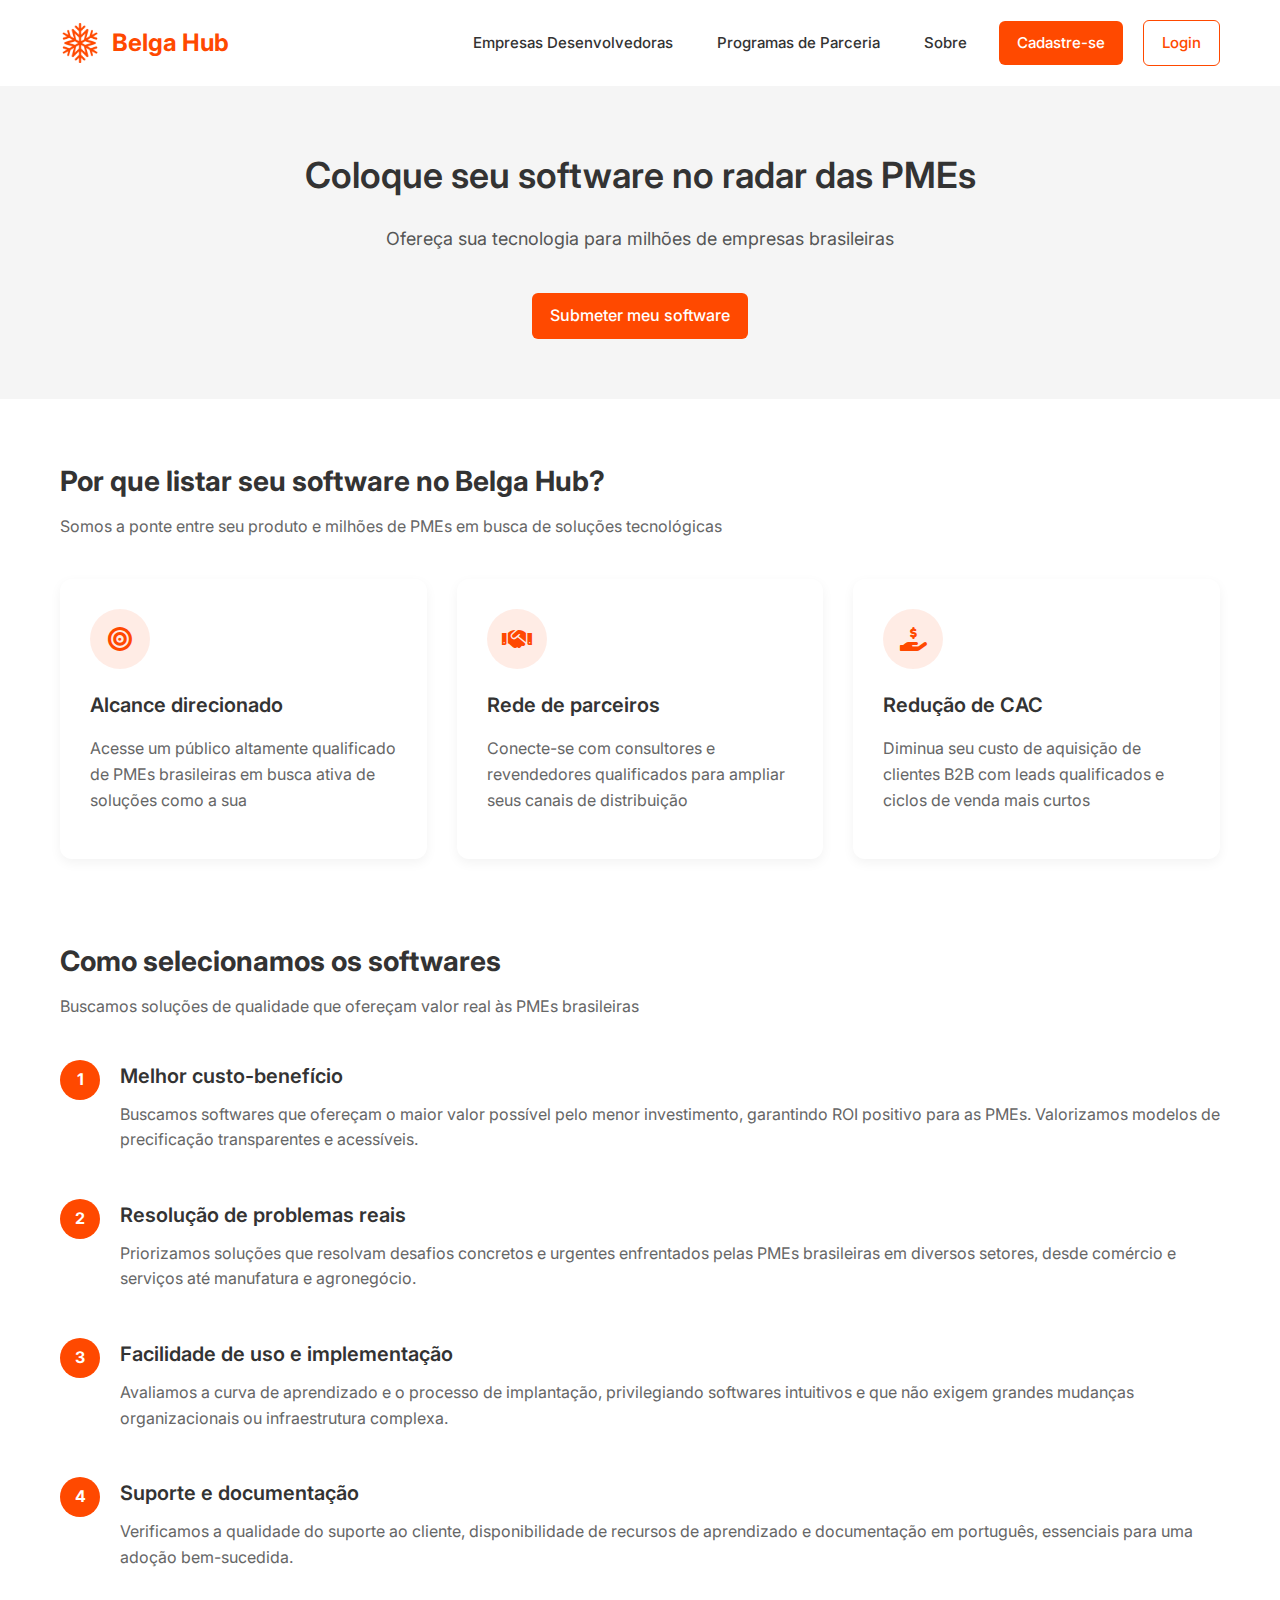
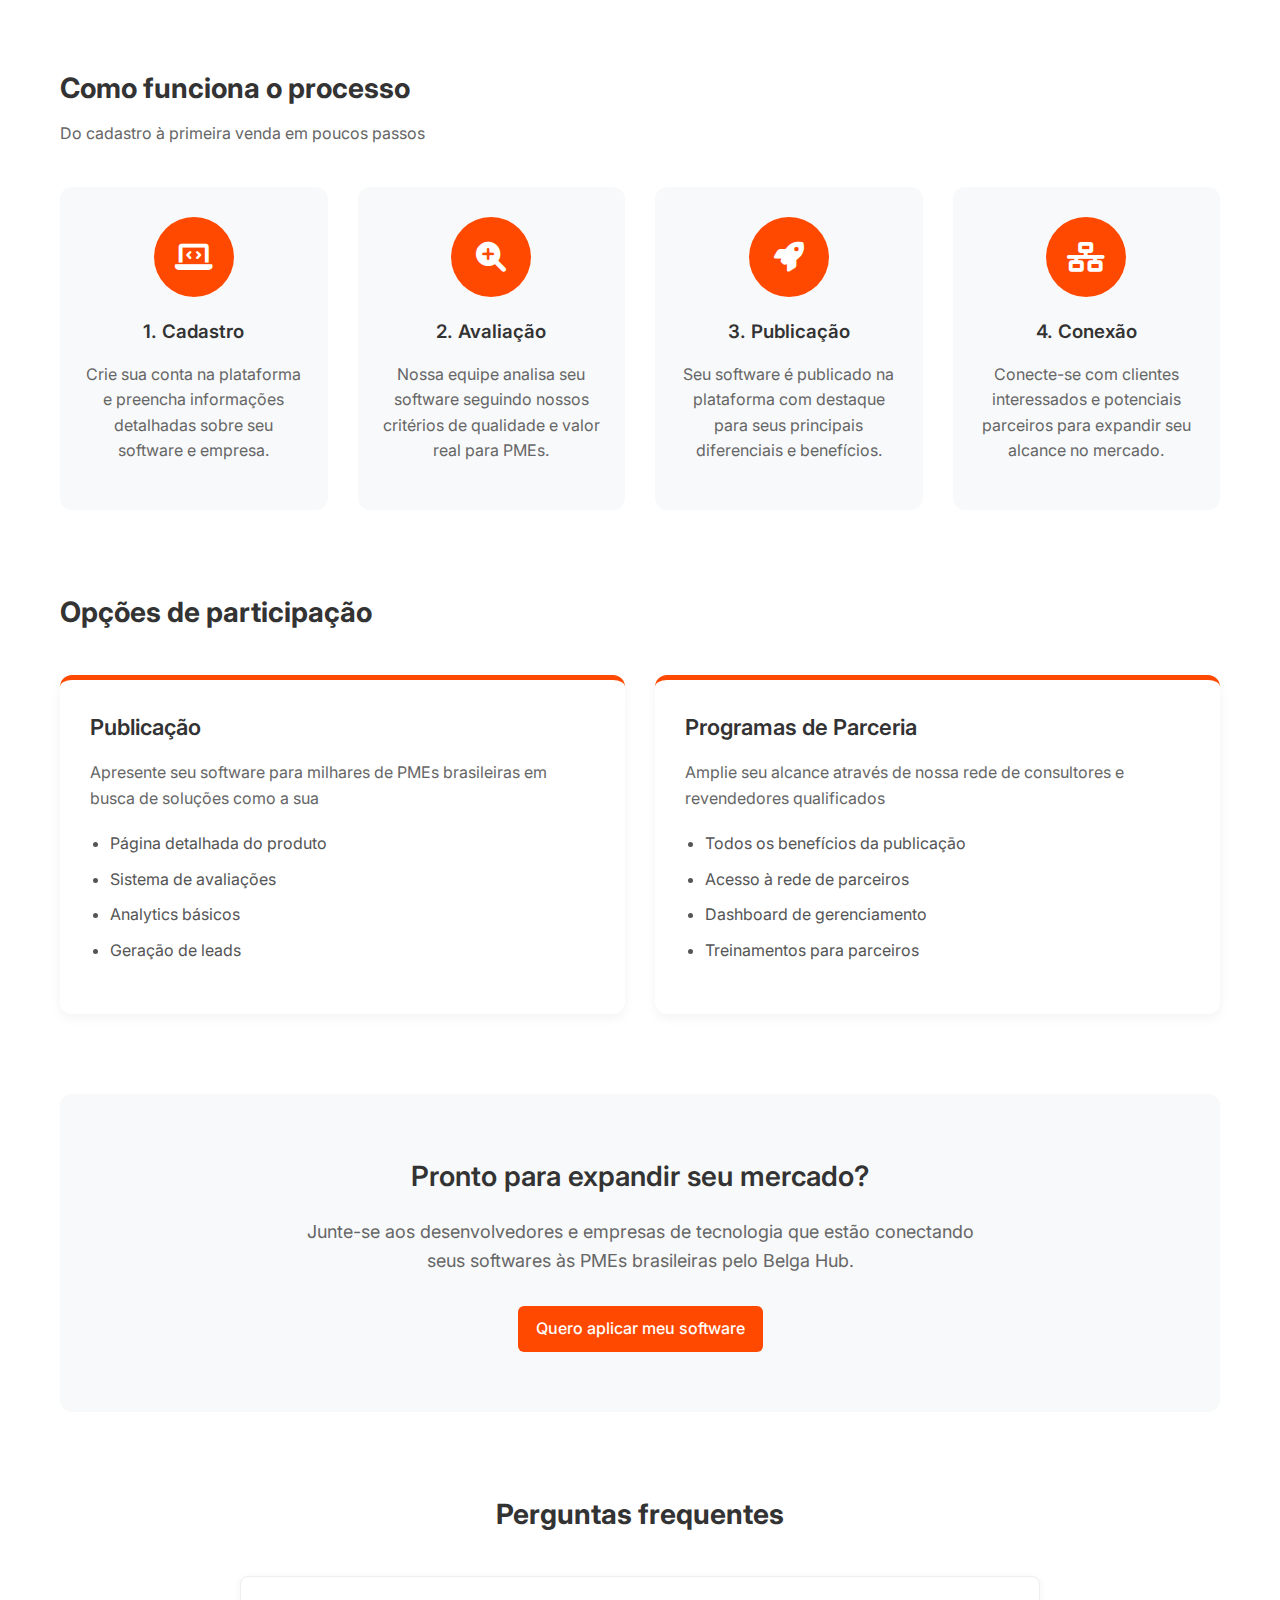
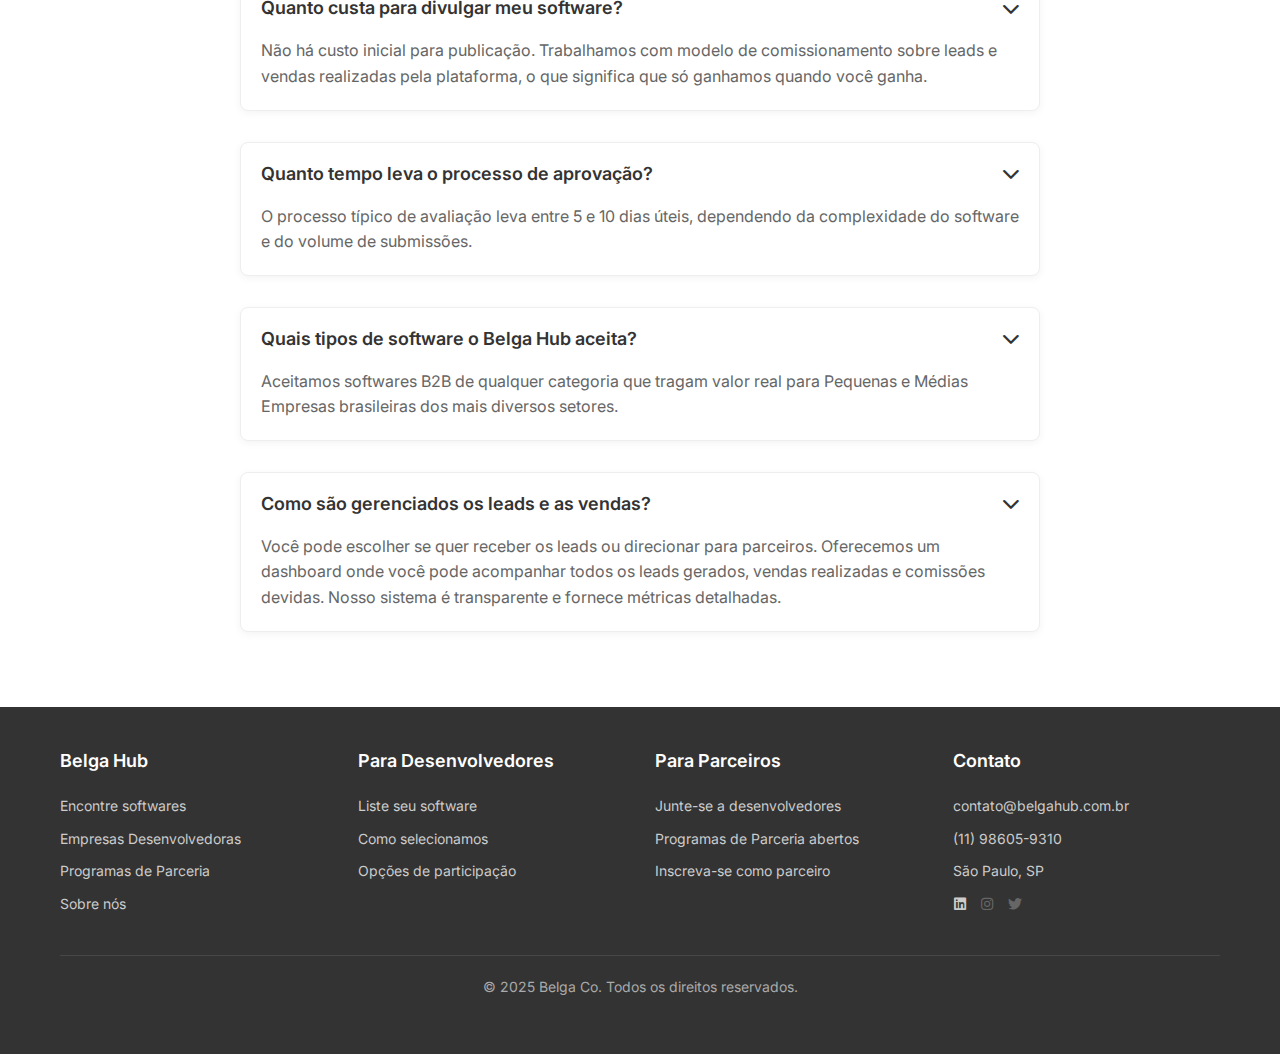
<file: desenvolvedores.html>
<!DOCTYPE html>
<html lang="pt-BR">
<head>
  <meta charset="UTF-8">
  <meta name="viewport" content="width=device-width, initial-scale=1.0">
  <title>Empresas Desenvolvedoras - Belga Hub</title>
  <meta name="description" content="Belga Hub - Expanda seu alcance e aumente suas vendas listando seu software em nossa plataforma focada em PMEs brasileiras.">
  <link rel="stylesheet" href="css/belga.css">
  <link rel="icon" href="images/logo.ico">
  <!-- Font Awesome para ícones -->
  <link rel="stylesheet" href="https://cdnjs.cloudflare.com/ajax/libs/font-awesome/6.0.0/css/all.min.css">
  <!-- Inter Font -->
  <link rel="preconnect" href="https://fonts.googleapis.com">
  <link rel="preconnect" href="https://fonts.gstatic.com" crossorigin>
  <link href="https://fonts.googleapis.com/css2?family=Inter:wght@400;500;600;700&display=swap" rel="stylesheet">
</head>
<body>
  <!-- Header -->
  <header>
    <div class="container header-container">
      <a href="index.html" class="header-brand">
        <img src="images/logo1.png" alt="Belga Hub" class="header-logo">
        <h1>Belga Hub</h1>
      </a>
      <div class="header-links">
        <!-- Nova aba: Para Empresas -->
        <!--<div class="dropdown">
          <a href="conteudos.html" class="dropdown-toggle">Conteúdos</a>
          <div class="dropdown-content">
            <a href="/guias-por-setor">Guias por Setor</a>
            <a href="/como-escolher">Como Escolher</a>
            <a href="/casos-de-sucesso">Casos de Sucesso</a>
            <a href="/comparativos">Comparativos</a>
            <a href="/comparativos">Stacks por ramo</a>
          </div>
        </div>-->  
        <!-- Nova aba: Para Desenvolvedores -->
        <a href="desenvolvedores.html">Empresas Desenvolvedoras</a>
        <a href="parceiros.html">Programas de Parceria</a>
        <a href="sobre.html">Sobre</a>
        <a href="login.html?tab=register" class="cta-button">Cadastre-se</a>
        <a href="login.html" class="cta-button2">Login</a>
      </div>
    </div>
  </header>

  <!-- Hero Section -->
  <section class="hero">
    <div class="container">
      <div class="hero-content">
        <h2>Coloque seu software no radar das PMEs</h2>
        <p>Ofereça sua tecnologia para milhões de empresas brasileiras</p>
        <a href="perfil.html" id="submit-software-btn2" class="cta-button" style="margin-top: 10px; display: inline-block;">Submeter meu software</a>
      </div>
    </div>
  </section>

  <!-- Main Content -->
  <main class="container">
    <!-- Visão Geral Section -->
    <section style="margin-top: 60px;">
      <h2 class="section-title">Por que listar seu software no Belga Hub?</h2>
      <p class="section-subtitle">Somos a ponte entre seu produto e milhões de PMEs em busca de soluções tecnológicas</p>
      
      <div class="benefit-cards" style="display: grid; grid-template-columns: repeat(auto-fit, minmax(300px, 1fr)); gap: 30px; margin-top: 40px;">
        <div class="benefit-card" style="background-color: #fff; border-radius: 12px; padding: 30px; box-shadow: 0 4px 12px rgba(0,0,0,0.05);">
          <div style="margin-bottom: 20px; width: 60px; height: 60px; background-color: rgba(255, 73, 0, 0.1); border-radius: 50%; display: flex; align-items: center; justify-content: center;">
            <i class="fas fa-bullseye" style="color: #ff4900; font-size: 24px;"></i>
          </div>
          <h3 style="font-size: 20px; margin-bottom: 15px;">Alcance direcionado</h3>
          <p style="color: #666;">Acesse um público altamente qualificado de PMEs brasileiras em busca ativa de soluções como a sua</p>
        </div>
        
        <div class="benefit-card" style="background-color: #fff; border-radius: 12px; padding: 30px; box-shadow: 0 4px 12px rgba(0,0,0,0.05);">
          <div style="margin-bottom: 20px; width: 60px; height: 60px; background-color: rgba(255, 73, 0, 0.1); border-radius: 50%; display: flex; align-items: center; justify-content: center;">
            <i class="fas fa-handshake" style="color: #ff4900; font-size: 24px;"></i>
          </div>
          <h3 style="font-size: 20px; margin-bottom: 15px;">Rede de parceiros</h3>
          <p style="color: #666;">Conecte-se com consultores e revendedores qualificados para ampliar seus canais de distribuição</p>
        </div>
        
<div class="benefit-card" style="background-color: #fff; border-radius: 12px; padding: 30px; box-shadow: 0 4px 12px rgba(0,0,0,0.05);">
  <div style="margin-bottom: 20px; width: 60px; height: 60px; background-color: rgba(255, 73, 0, 0.1); border-radius: 50%; display: flex; align-items: center; justify-content: center;">
    <i class="fas fa-hand-holding-usd" style="color: #ff4900; font-size: 24px;"></i>
  </div>
  <h3 style="font-size: 20px; margin-bottom: 15px;">Redução de CAC</h3>
  <p style="color: #666;">Diminua seu custo de aquisição de clientes B2B com leads qualificados e ciclos de venda mais curtos</p>
</div>
    </section>

    <!-- Nossos Critérios Section -->
    <section style="margin-top: 80px;">
      <h2 class="section-title" id ="como-selecionamos">Como selecionamos os softwares</h2>
      <p class="section-subtitle">Buscamos soluções de qualidade que ofereçam valor real às PMEs brasileiras</p>
      
      <div class="criteria-container" style="margin-top: 40px; display: flex; flex-direction: column; gap: 30px;">
        <div class="criteria-item" style="display: flex; align-items: flex-start; gap: 20px;">
          <div style="min-width: 40px; height: 40px; background-color: #ff4900; border-radius: 50%; display: flex; align-items: center; justify-content: center; color: white; font-weight: bold;">1</div>
          <div>
            <h3 style="font-size: 20px; margin-bottom: 10px;">Melhor custo-benefício</h3>
            <p style="color: #666; line-height: 1.6;">Buscamos softwares que ofereçam o maior valor possível pelo menor investimento, garantindo ROI positivo para as PMEs. Valorizamos modelos de precificação transparentes e acessíveis.</p>
          </div>
        </div>
        
        <div class="criteria-item" style="display: flex; align-items: flex-start; gap: 20px;">
          <div style="min-width: 40px; height: 40px; background-color: #ff4900; border-radius: 50%; display: flex; align-items: center; justify-content: center; color: white; font-weight: bold;">2</div>
          <div>
            <h3 style="font-size: 20px; margin-bottom: 10px;">Resolução de problemas reais</h3>
            <p style="color: #666; line-height: 1.6;">Priorizamos soluções que resolvam desafios concretos e urgentes enfrentados pelas PMEs brasileiras em diversos setores, desde comércio e serviços até manufatura e agronegócio.</p>
          </div>
        </div>
        
        <div class="criteria-item" style="display: flex; align-items: flex-start; gap: 20px;">
          <div style="min-width: 40px; height: 40px; background-color: #ff4900; border-radius: 50%; display: flex; align-items: center; justify-content: center; color: white; font-weight: bold;">3</div>
          <div>
            <h3 style="font-size: 20px; margin-bottom: 10px;">Facilidade de uso e implementação</h3>
            <p style="color: #666; line-height: 1.6;">Avaliamos a curva de aprendizado e o processo de implantação, privilegiando softwares intuitivos e que não exigem grandes mudanças organizacionais ou infraestrutura complexa.</p>
          </div>
        </div>
        
        <div class="criteria-item" style="display: flex; align-items: flex-start; gap: 20px;">
          <div style="min-width: 40px; height: 40px; background-color: #ff4900; border-radius: 50%; display: flex; align-items: center; justify-content: center; color: white; font-weight: bold;">4</div>
          <div>
            <h3 style="font-size: 20px; margin-bottom: 10px;">Suporte e documentação</h3>
            <p style="color: #666; line-height: 1.6;">Verificamos a qualidade do suporte ao cliente, disponibilidade de recursos de aprendizado e documentação em português, essenciais para uma adoção bem-sucedida.</p>
          </div>
        </div>
      </div>
    </section>

    <!-- Como funciona Section -->
    <section style="margin-top: 80px;">
      <h2 class="section-title">Como funciona o processo</h2>
      <p class="section-subtitle">Do cadastro à primeira venda em poucos passos</p>
      
      <div class="process-steps" style="display: grid; grid-template-columns: repeat(auto-fit, minmax(250px, 1fr)); gap: 30px; margin-top: 40px;">
        <div class="process-step" style="text-align: center; padding: 30px 20px; background-color: #f8f9fa; border-radius: 12px;">
          <div style="width: 80px; height: 80px; background-color: #ff4900; border-radius: 50%; display: flex; align-items: center; justify-content: center; margin: 0 auto 20px;">
            <i class="fas fa-laptop-code" style="color: white; font-size: 30px;"></i>
          </div>
          <h3 style="margin-bottom: 15px;">1. Cadastro</h3>
          <p style="color: #666;">Crie sua conta na plataforma e preencha informações detalhadas sobre seu software e empresa.</p>
        </div>
        
        <div class="process-step" style="text-align: center; padding: 30px 20px; background-color: #f8f9fa; border-radius: 12px;">
          <div style="width: 80px; height: 80px; background-color: #ff4900; border-radius: 50%; display: flex; align-items: center; justify-content: center; margin: 0 auto 20px;">
            <i class="fas fa-search-plus" style="color: white; font-size: 30px;"></i>
          </div>
          <h3 style="margin-bottom: 15px;">2. Avaliação</h3>
          <p style="color: #666;">Nossa equipe analisa seu software seguindo nossos critérios de qualidade e valor real para PMEs.</p>
        </div>
        
        <div class="process-step" style="text-align: center; padding: 30px 20px; background-color: #f8f9fa; border-radius: 12px;">
          <div style="width: 80px; height: 80px; background-color: #ff4900; border-radius: 50%; display: flex; align-items: center; justify-content: center; margin: 0 auto 20px;">
            <i class="fas fa-rocket" style="color: white; font-size: 30px;"></i>
          </div>
          <h3 style="margin-bottom: 15px;">3. Publicação</h3>
          <p style="color: #666;">Seu software é publicado na plataforma com destaque para seus principais diferenciais e benefícios.</p>
        </div>
        
        <div class="process-step" style="text-align: center; padding: 30px 20px; background-color: #f8f9fa; border-radius: 12px;">
          <div style="width: 80px; height: 80px; background-color: #ff4900; border-radius: 50%; display: flex; align-items: center; justify-content: center; margin: 0 auto 20px;">
            <i class="fas fa-network-wired" style="color: white; font-size: 30px;"></i>
          </div>
          <h3 style="margin-bottom: 15px;">4. Conexão</h3>
          <p style="color: #666;">Conecte-se com clientes interessados e potenciais parceiros para expandir seu alcance no mercado.</p>
        </div>
      </div>
    </section>

    <!-- Programas de Parceria -->
    <section style="margin-top: 80px;">
      <h2 class="section-title" id = "participe">Opções de participação</h2>
      
      <div class="partnership-programs" style="display: grid; grid-template-columns: repeat(auto-fit, minmax(300px, 1fr)); gap: 30px; margin-top: 40px;">
        <div class="program-card" style="background-color: #fff; border-radius: 12px; padding: 30px; box-shadow: 0 4px 12px rgba(0,0,0,0.05); border-top: 5px solid #ff4900;">
          <h3 style="font-size: 22px; margin-bottom: 15px;">Publicação</h3>
          <p style="margin-bottom: 20px; color: #666;">Apresente seu software para milhares de PMEs brasileiras em busca de soluções como a sua</p>
          <ul style="margin-bottom: 20px; padding-left: 20px; color: #555;">
            <li style="margin-bottom: 10px;">Página detalhada do produto</li>
            <li style="margin-bottom: 10px;">Sistema de avaliações</li>
            <li style="margin-bottom: 10px;">Analytics básicos</li>
            <li style="margin-bottom: 10px;">Geração de leads</li>
          </ul>
          <p style="font-weight: 600; color: #ff4900; margin-bottom: 15px;"></p>
        </div>
        
        <div class="program-card" style="background-color: #fff; border-radius: 12px; padding: 30px; box-shadow: 0 4px 12px rgba(0,0,0,0.05); border-top: 5px solid #ff4900;">
          <h3 style="font-size: 22px; margin-bottom: 15px;">Programas de Parceria</h3>
          <p style="margin-bottom: 20px; color: #666;">Amplie seu alcance através de nossa rede de consultores e revendedores qualificados</p>
          <ul style="margin-bottom: 20px; padding-left: 20px; color: #555;">
            <li style="margin-bottom: 10px;">Todos os benefícios da publicação</li>
            <li style="margin-bottom: 10px;">Acesso à rede de parceiros</li>
            <li style="margin-bottom: 10px;">Dashboard de gerenciamento</li>
            <li style="margin-bottom: 10px;">Treinamentos para parceiros</li>
          </ul>
          <p style="font-weight: 600; color: #ff4900; margin-bottom: 15px;"></p>
        </div>
      </div>
    </section>

    <!-- CTA Section -->
    <section style="margin: 80px 0; background-color: #f8f9fa; border-radius: 12px; padding: 60px; text-align: center;">
      <h2 style="font-size: 28px; margin-bottom: 20px; color: #333;">Pronto para expandir seu mercado?</h2>
      <p style="font-size: 18px; margin-bottom: 30px; color: #666; max-width: 700px; margin-left: auto; margin-right: auto;">Junte-se aos desenvolvedores e empresas de tecnologia que estão conectando seus softwares às PMEs brasileiras pelo Belga Hub.</p>
      <div style="display: flex; gap: 20px; justify-content: center; flex-wrap: wrap;">
        <a href="perfil.html" id="submit-software-btn" class="cta-button">Quero aplicar meu software</a>
      </div>
    </section>

    <!-- FAQ Section -->
<section style="margin-top: 70px;">
  <h2 class="section-title" style="text-align: center;">Perguntas frequentes</h2>
  
  <div class="faq-grid" style="margin-top: 40px;">
    <div class="faq-item">
      <button class="faq-question">
        Quanto custa para divulgar meu software?
        <i class="fas fa-chevron-down"></i>
      </button>
      <div class="faq-answer">
        <p>Não há custo inicial para publicação. Trabalhamos com modelo de comissionamento sobre leads e vendas realizadas pela plataforma, o que significa que só ganhamos quando você ganha.</p>
      </div>
    </div>
    
    <div class="faq-item">
      <button class="faq-question">
        Quanto tempo leva o processo de aprovação?
        <i class="fas fa-chevron-down"></i>
      </button>
      <div class="faq-answer">
        <p>O processo típico de avaliação leva entre 5 e 10 dias úteis, dependendo da complexidade do software e do volume de submissões.</p>
      </div>
    </div>
    
    <div class="faq-item">
      <button class="faq-question">
        Quais tipos de software o Belga Hub aceita?
        <i class="fas fa-chevron-down"></i>
      </button>
      <div class="faq-answer">
        <p>Aceitamos softwares B2B de qualquer categoria que tragam valor real para Pequenas e Médias Empresas brasileiras dos mais diversos setores.</p>
      </div>
    </div>
    
    <div class="faq-item">
      <button class="faq-question">
        Como são gerenciados os leads e as vendas?
        <i class="fas fa-chevron-down"></i>
      </button>
      <div class="faq-answer">
        <p>Você pode escolher se quer receber os leads ou direcionar para parceiros. Oferecemos um dashboard onde você pode acompanhar todos os leads gerados, vendas realizadas e comissões devidas. Nosso sistema é transparente e fornece métricas detalhadas.</p>
      </div>
    </div>
  </div>
</section>

    </main>

  <!-- Footer -->
  <footer>
    <div class="container">
      <div class="footer-content">
        <div class="footer-column">
          <h3>Belga Hub</h3>
          <div class="footer-links">
            <a href="index.html">Encontre softwares</a>
            <a href="desenvolvedores.html">Empresas Desenvolvedoras</a>
            <a href="parceiros.html">Programas de Parceria</a>
            <a href="sobre.html">Sobre nós</a>
          </div>
        </div>
        <div class="footer-column">
          <h3>Para Desenvolvedores</h3>
          <div class="footer-links">
            <a href="desenvolvedores.html">Liste seu software</a>
            <a href="desenvolvedores.html#como-selecionamos">Como selecionamos</a>
            <a href="desenvolvedores.html#participe">Opções de participação</a>
          </div>
        </div>
        <div class="footer-column">
          <h3>Para Parceiros</h3>
          <div class="footer-links">
            <a href="parceiros.html">Junte-se a desenvolvedores</a>
            <a href="parceiros.html#partners-title">Programas de Parceria abertos</a>
            <a href="login.html?tab=register">Inscreva-se como parceiro</a>
          </div>
        </div>
        <div class="footer-column">
          <h3>Contato</h3>
          <div class="footer-links">
            <a href="mailto:contato@belgahub.com.br">contato@belgahub.com.br</a>
            <a href="tel:+5511986059310">(11) 98605-9310</a>
            <a href="">São Paulo, SP</a>
            <div style="margin-left: 1.65px; display: flex; gap: 15px;">
              <a href="https://www.linkedin.com/company/belga-hub/"><i class="fab fa-linkedin"></i></a>
              <a href="#"><i class="fab fa-instagram" style="color: #666;"></i></a>
              <a href="#"><i class="fab fa-twitter" style="color: #666;"></i></a>
            </div>
          </div>
        </div>
      </div>
      <div class="footer-bottom">
        <p>&copy; 2025 Belga Co. Todos os direitos reservados.</p>
      </div>
    </div>
  </footer>

  <script src="js/supabase.js"></script>
  <script src="js/belga.js"></script>
</body>
</html>
</file>
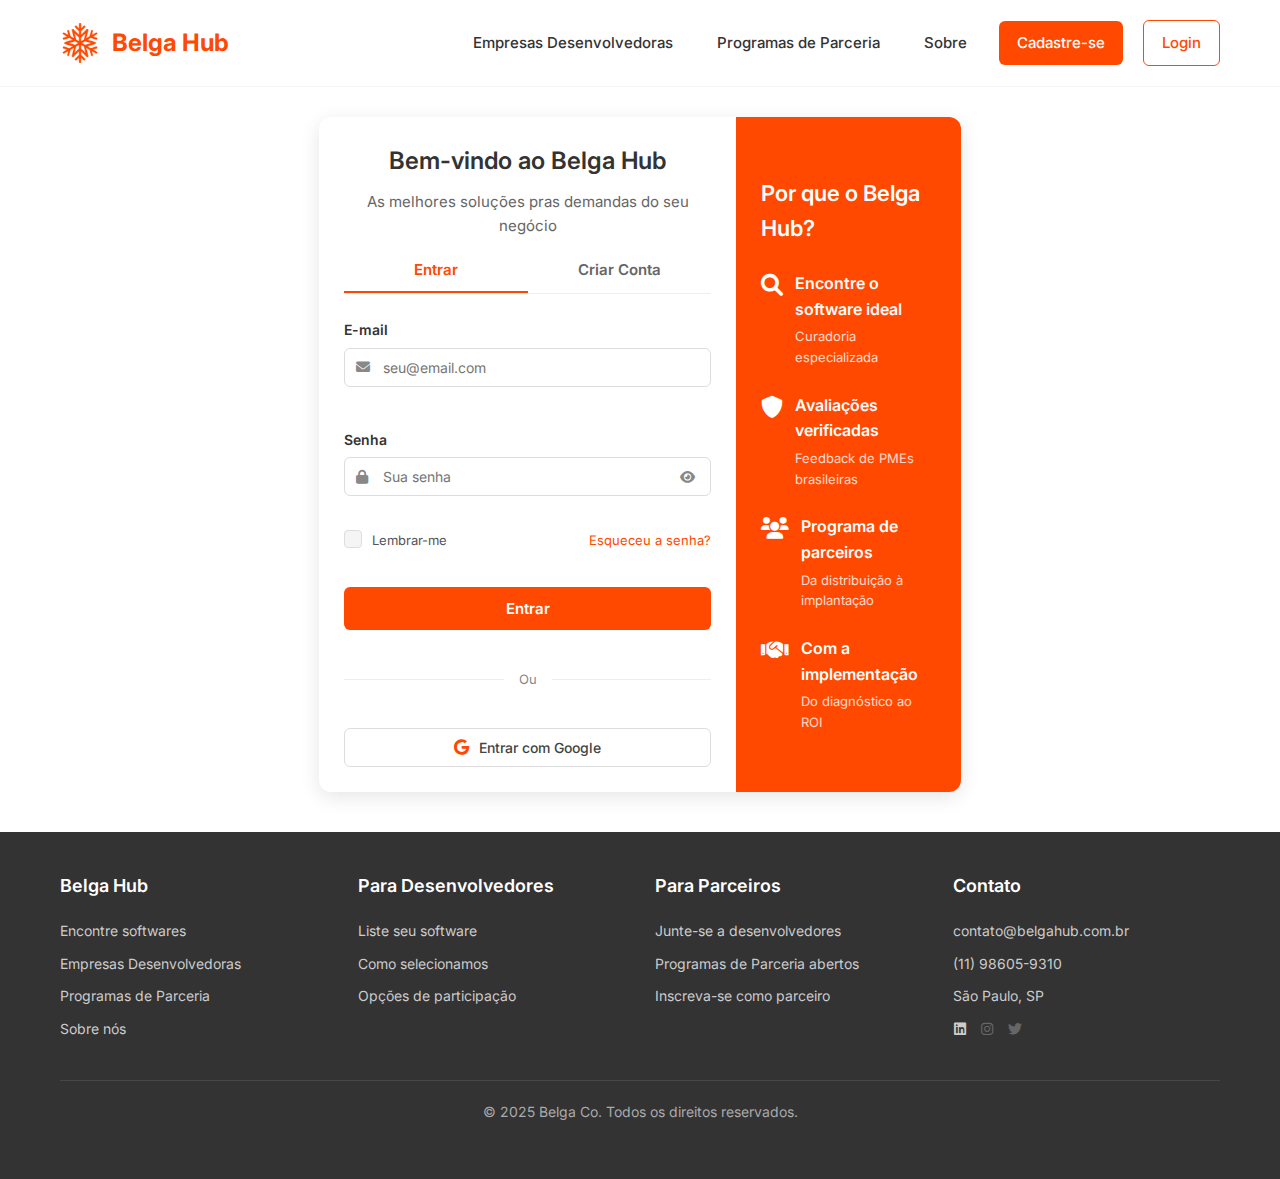
<file: login.html>
<!DOCTYPE html>
<html lang="pt-BR">
<head>
  <meta charset="UTF-8">
  <meta name="viewport" content="width=device-width, initial-scale=1.0">
  <title>Login | Belga Hub</title>
  <link rel="stylesheet" href="css/belga.css">
  <link rel="stylesheet" href="css/auth.css">
  <link rel="icon" href="images/logo.ico">
  <link rel="stylesheet" href="https://cdnjs.cloudflare.com/ajax/libs/font-awesome/6.0.0/css/all.min.css">
  <link href="https://fonts.googleapis.com/css2?family=Inter:wght@400;500;600;700&display=swap" rel="stylesheet">
</head>
<body>
  <!-- Header -->
  <header>
    <div class="container header-container">
      <a href="index.html" class="header-brand">
        <img src="images/logo1.png" alt="Belga Hub" class="header-logo">
        <h1>Belga Hub</h1>
      </a>
      <div class="header-links">
        <!-- Nova aba: Para Empresas -->
        <!--<div class="dropdown">
          <a href="conteudos.html" class="dropdown-toggle">Conteúdos</a>
          <div class="dropdown-content">
            <a href="/guias-por-setor">Guias por Setor</a>
            <a href="/como-escolher">Como Escolher</a>
            <a href="/casos-de-sucesso">Casos de Sucesso</a>
            <a href="/comparativos">Comparativos</a>
            <a href="/comparativos">Stacks por ramo</a>
          </div>
        </div>-->  
        <!-- Nova aba: Para Desenvolvedores -->
        <a href="desenvolvedores.html">Empresas Desenvolvedoras</a>
        <a href="parceiros.html">Programas de Parceria</a>
        <a href="sobre.html">Sobre</a>
        <a href="login.html?tab=register" class="cta-button">Cadastre-se</a>
        <a href="login.html" class="cta-button2">Login</a>
      </div>
    </div>
  </header>

  <!-- Auth Section -->
  <section class="auth-section" style="margin-bottom: -50px;">
    <div class="container">
      <div class="auth-container">
        <div class="auth-box">
          <div class="auth-header">
            <h2>Bem-vindo ao Belga Hub</h2>
            <p>As melhores soluções pras demandas do seu negócio</p>
          </div>
          
          <div class="auth-tabs">
            <button class="auth-tab active" data-tab="login">Entrar</button>
            <button class="auth-tab" id="register" data-tab="register">Criar Conta</button>
          </div>
          
          <!-- Login Form -->
          <form id="login-form" class="auth-form">
            <div class="form-group">
              <label for="login-email">E-mail</label>
              <div class="input-icon-wrapper">
                <i class="fas fa-envelope input-icon"></i>
                <input type="email" id="login-email" placeholder="seu@email.com" required>
              </div>
              <div class="form-error" id="login-email-error"></div>
            </div>
            
            <div class="form-group">
              <label for="login-password">Senha</label>
              <div class="input-icon-wrapper">
                <i class="fas fa-lock input-icon"></i>
                <input type="password" id="login-password" placeholder="Sua senha" required>
                <button type="button" class="password-toggle">
                  <i class="fas fa-eye"></i>
                </button>
              </div>
              <div class="form-error" id="login-password-error"></div>
            </div>
            
            <div class="form-options">
              <label class="checkbox-container">
                <input type="checkbox" id="remember-me">
                <span class="checkmark"></span>
                Lembrar-me
              </label>
              <a href="#" class="forgot-password" id="forgot-password">Esqueceu a senha?</a>
            </div>
            
            <button type="submit" class="auth-button" id="login-button">
              <span class="button-text">Entrar</span>
              <span class="button-loader"><i class="fas fa-spinner fa-spin"></i></span>
            </button>
            
            <div class="auth-separator">
              <span>Ou</span>
            </div>
            
            <div class="social-login">
              <button type="button" class="social-button google">
                <i class="fab fa-google"></i>
                Entrar com Google
              </button>
            </div>
          </form>
          
          <!-- Register Form -->
          <form id="register-form" class="auth-form" style="display: none;">
            <div class="form-group">
              <label for="register-name">Nome completo *</label>
              <div class="input-icon-wrapper">
                <i class="fas fa-user input-icon"></i>
                <input type="text" id="register-name" placeholder="Nome completo" required>
              </div>
              <div class="form-error" id="register-name-error"></div>
            </div>
            
            <div class="form-group">
              <label for="register-email">E-mail profissional *</label>
              <div class="input-icon-wrapper">
                <i class="fas fa-envelope input-icon"></i>
                <input type="email" id="register-email" placeholder="nome@empresa.com.br" required>
              </div>
              <div class="form-error" id="register-email-error"></div>
            </div>
            
            <div class="form-group">
              <label for="register-password">Crie uma senha *</label>
              <div class="input-icon-wrapper">
                <i class="fas fa-lock input-icon"></i>
                <input type="password" id="register-password" placeholder="Mínimo 8 caracteres" required>
                <button type="button" class="password-toggle">
                  <i class="fas fa-eye"></i>
                </button>
              </div>
              <div class="form-error" id="register-password-error"></div>
              <div class="password-strength">
                <div class="strength-meter">
                  <div class="strength-value" style="width: 0%"></div>
                </div>
                <span class="strength-text" style="text-align: right; display: block;">Senha fraca</span>
              </div>
            </div>
            
            <div class="form-group">
              <label for="register-role">Seu perfil *</label>
              <div class="input-icon-wrapper">
                <i class="fas fa-briefcase input-icon"></i>
                <select id="register-role" required>
                  <option value="" selected disabled>Selecione seu perfil</option>
                  <option value="client">Busco tecnologia para minha empresa</option>
                  <option value="developer">Desenvolvo ou vendo software</option>
                  <option value="partner">Sou consultor ou revendedor</option>
                </select>
              </div>
              <div class="form-error" id="register-role-error"></div>
            </div>
            
            <div class="form-group" style="margin-top: -6px">
              <label for="register-company">Empresa</label>
              <div class="input-icon-wrapper">
                <i class="fas fa-building input-icon"></i>
                <input type="text" id="register-company" placeholder="Nome da sua empresa">
              </div>
            </div>
            
            <div class="form-group" style="margin-top: 22px">
              <label for="register-whatsapp">Contato</label>
              <div class="input-icon-wrapper">
                <i class="fab fa-whatsapp input-icon"></i>
                <input type="text" id="register-whatsapp" placeholder="(00) 00000-0000">
              </div>
            </div>
            
            <div class="form-group" style="margin-top: 22px">
  <label class="checkbox-container" id="terms-container">
    <input type="checkbox" id="terms-agree" required oninvalid="this.parentNode.querySelector('.checkmark').style.border = '2px solid #ff4d4d'" onchange="this.checked ? this.parentNode.querySelector('.checkmark').style.border = '1px solid #ddd' : this.parentNode.querySelector('.checkmark').style.border = '2px solid #ff4d4d'">
    <span class="checkmark" style="transition: border-color 0.3s ease;"></span>
    Concordo com os&nbsp<a href="#" class="inline-link">Termos de Uso</a>&nbspe&nbsp<a href="#" class="inline-link">Política de Privacidade</a>
  </label>
  <div class="form-error" id="terms-error"></div>
</div>
            
            <button type="submit" class="auth-button" id="register-button">
              <span class="button-text">Criar minha conta</span>
              <span class="button-loader"><i class="fas fa-spinner fa-spin"></i></span>
            </button>
          </form>
          
          <!-- Password Recovery Form -->
          <form id="recovery-form" class="auth-form" style="display: none;">
            <div class="recovery-header">
              <button type="button" class="back-to-login" style="margin-bottom: 10px;">
                <i class="fas fa-arrow-left"></i>
              </button>
              <h3>Recuperar senha</h3>
            </div>
            
            <p class="recovery-text" style="margin-top: -10px;">Informe seu e-mail e enviaremos um link para redefinição.</p>
            
            <div class="form-group">
              <label for="recovery-email">E-mail</label>
              <div class="input-icon-wrapper">
                <i class="fas fa-envelope input-icon"></i>
                <input type="email" id="recovery-email" placeholder="seu@email.com" required>
              </div>
              <div class="form-error" id="recovery-email-error"></div>
            </div>
            
            <button type="submit" class="auth-button" id="recovery-button">
              <span class="button-text">Enviar link de recuperação</span>
              <span class="button-loader"><i class="fas fa-spinner fa-spin"></i></span>
            </button>
          </form>
          
          <!-- Success Message -->
          <div id="success-message" class="success-message" style="display: none;">
            <div class="success-icon">
              <i class="fas fa-check-circle"></i>
            </div>
            <h3 id="success-title">Cadastro realizado com sucesso!</h3>
            <p id="success-text">Enviamos um email de confirmação para seu endereço.</p>
            <button id="success-button" class="auth-button">Continuar</button>
          </div>
        </div>
        
        <div class="auth-benefits">
          <h3>Por que o Belga Hub?</h3>
          <ul class="benefits-list">
            <li>
              <i class="fas fa-search"></i>
              <div>
                <h4>Encontre o software ideal</h4>
                <p>Curadoria especializada</p>
              </div>
            </li>
            <li>
              <i class="fas fa-shield-alt"></i>
              <div>
                <h4>Avaliações verificadas</h4>
                <p>Feedback de PMEs brasileiras</p>
              </div>
            </li>
            <li>
              <i class="fas fa-users"></i>
              <div>
                <h4>Programa de parceiros</h4>
                <p>Da distribuição à implantação</p>
              </div>
            </li>
            <li>
              <i class="fas fa-handshake"></i>
              <div>
                <h4>Com a implementação</h4>
                <p>Do diagnóstico ao ROI</p>
              </div>
            </li>
          </ul>
        </div>
      </div>
    </div>
  </section>

  <!-- Footer -->
  <footer>
    <div class="container">
      <div class="footer-content">
        <div class="footer-column">
          <h3>Belga Hub</h3>
          <div class="footer-links">
            <a href="index.html">Encontre softwares</a>
            <a href="desenvolvedores.html">Empresas Desenvolvedoras</a>
            <a href="parceiros.html">Programas de Parceria</a>
            <a href="sobre.html">Sobre nós</a>
          </div>
        </div>
        <div class="footer-column">
          <h3>Para Desenvolvedores</h3>
          <div class="footer-links">
            <a href="desenvolvedores.html">Liste seu software</a>
            <a href="desenvolvedores.html#como-selecionamos">Como selecionamos</a>
            <a href="desenvolvedores.html#participe">Opções de participação</a>
          </div>
        </div>
        <div class="footer-column">
          <h3>Para Parceiros</h3>
          <div class="footer-links">
            <a href="parceiros.html">Junte-se a desenvolvedores</a>
            <a href="parceiros.html#partners-title">Programas de Parceria abertos</a>
            <a href="login.html?tab=register">Inscreva-se como parceiro</a>
          </div>
        </div>
        <div class="footer-column">
          <h3>Contato</h3>
          <div class="footer-links">
            <a href="mailto:contato@belgahub.com.br">contato@belgahub.com.br</a>
            <a href="tel:+5511986059310">(11) 98605-9310</a>
            <a href="#">São Paulo, SP</a>
            <div style="margin-left: 1.65px; display: flex; gap: 15px;">
              <a href="https://www.linkedin.com/company/belga-hub/"><i class="fab fa-linkedin"></i></a>
              <a href="#"><i class="fab fa-instagram" style="color: #666;"></i></a>
              <a href="#"><i class="fab fa-twitter" style="color: #666;"></i></a>
            </div>
          </div>
        </div>
      </div>
      <div class="footer-bottom">
        <p>&copy; 2025 Belga Co. Todos os direitos reservados.</p>
      </div>
    </div>
  </footer>

  <script src="js/auth.js"></script>
</body>
</html>
</file>
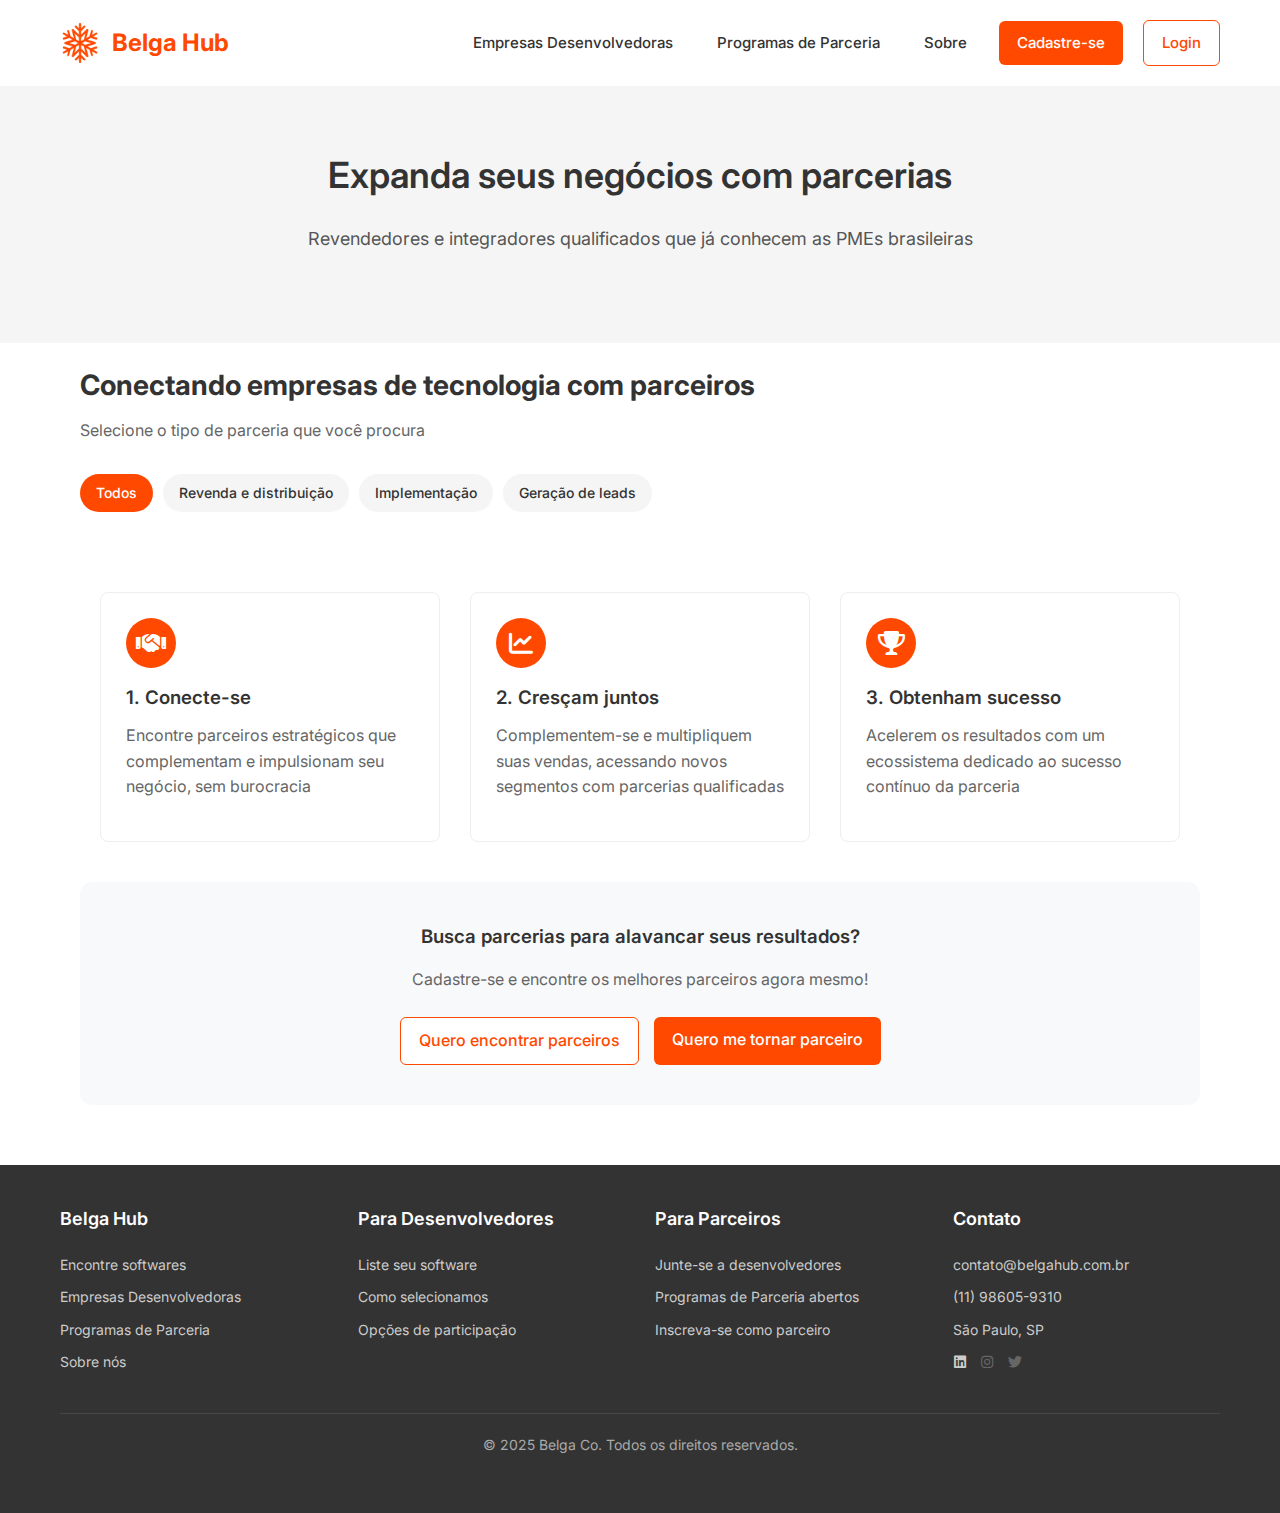
<file: parceiros.html>
<!DOCTYPE html>
<html lang="pt-BR">
<head>
  <meta charset="UTF-8">
  <meta name="viewport" content="width=device-width, initial-scale=1.0">
  <title>Programas de Parceria - Belga Hub</title>
  <meta name="description" content="Belga Hub - Conecte-se com desenvolvedores, revendedores e consultores. Encontre a parceria ideal para expandir seus negócios.">
  <link rel="stylesheet" href="css/belga.css">
  <link rel="icon" href="images/logo.ico">
  <!-- Font Awesome para ícones -->
  <link rel="stylesheet" href="https://cdnjs.cloudflare.com/ajax/libs/font-awesome/6.0.0/css/all.min.css">
  <!-- Inter Font -->
  <link rel="preconnect" href="https://fonts.googleapis.com">
  <link rel="preconnect" href="https://fonts.gstatic.com" crossorigin>
  <link href="https://fonts.googleapis.com/css2?family=Inter:wght@400;500;600;700&display=swap" rel="stylesheet">
</head>
<body>
  <!-- Header -->
  <header>
    <div class="container header-container">
      <a href="index.html" class="header-brand">
        <img src="images/logo1.png" alt="Belga Hub" class="header-logo">
        <h1>Belga Hub</h1>
      </a>
      <div class="header-links">
        <!-- Nova aba: Para Empresas -->
        <!--<div class="dropdown">
          <a href="conteudos.html" class="dropdown-toggle">Conteúdos</a>
          <div class="dropdown-content">
            <a href="/guias-por-setor">Guias por Setor</a>
            <a href="/como-escolher">Como Escolher</a>
            <a href="/casos-de-sucesso">Casos de Sucesso</a>
            <a href="/comparativos">Comparativos</a>
            <a href="/comparativos">Stacks por ramo</a>
          </div>
        </div>-->  
        <!-- Nova aba: Para Desenvolvedores -->
        <a href="desenvolvedores.html">Empresas Desenvolvedoras</a>
        <a href="parceiros.html">Programas de Parceria</a>
        <a href="sobre.html">Sobre</a>
        <a href="login.html?tab=register" class="cta-button">Cadastre-se</a>
        <a href="login.html" class="cta-button2">Login</a>
      </div>
    </div>
  </header>
  <!-- Hero Section for Partnerships -->
  <section class="hero partnerships-hero">
    <div class="container">
      <div class="hero-content">
        <h2>Expanda seus negócios com parcerias</h2>
        <p>Revendedores e integradores qualificados que já conhecem as PMEs brasileiras</p>
      </div>
    </div>
  </section>

  <!-- Partnership Section -->
  <section id="partnership" class="container">
    <div class="container">
      <h2 class="section-title" id="partners-title" style="margin-top: 20px;">
        Conectando empresas de tecnologia com parceiros
      </h2>

      <p class="section-subtitle">Selecione o tipo de parceria que você procura</p>
      
      <!-- Partnership Categories Pills -->
      <div class="categories" id="partnership-categories">
        <span class="category-pill active" data-category="all">Todos</span>
        <span class="category-pill" data-category="revenda">Revenda e distribuição</span>
        <span class="category-pill" data-category="implementacao">Implementação</span>
        <span class="category-pill" data-category="leads">Geração de leads</span>
      </div>

      <div class="partnership-cards">
        <!-- Partnerships will be rendered here by JavaScript -->
      </div>

        <!-- About Partnerships Section -->
  <section class="container" style="margin-top: 60px;">
    <div style="display: grid; grid-template-columns: repeat(auto-fit, minmax(300px, 1fr)); gap: 30px; margin-top: 30px;">
      <div style="padding: 25px; border: 1px solid #eee; border-radius: 8px;">
        <div style="background-color: #ff4900; width: 50px; height: 50px; border-radius: 50%; display: flex; align-items: center; justify-content: center; margin-bottom: 15px;">
          <i class="fas fa-handshake" style="color: white; font-size: 24px;"></i>
        </div>
        <h3 style="margin-bottom: 10px;">1. Conecte-se</h3>
        <p style="color: #666; line-height: 1.6;">Encontre parceiros estratégicos que complementam e impulsionam seu negócio, sem burocracia</p>
      </div>
      <div style="padding: 25px; border: 1px solid #eee; border-radius: 8px;">
        <div style="background-color: #ff4900; width: 50px; height: 50px; border-radius: 50%; display: flex; align-items: center; justify-content: center; margin-bottom: 15px;">
          <i class="fas fa-chart-line" style="color: white; font-size: 24px;"></i>
        </div>
        <h3 style="margin-bottom: 10px;">2. Cresçam juntos</h3>
        <p style="color: #666; line-height: 1.6;">Complementem-se e multipliquem suas vendas, acessando novos segmentos com parcerias qualificadas</p>
      </div>
      <div style="padding: 25px; border: 1px solid #eee; border-radius: 8px;">
        <div style="background-color: #ff4900; width: 50px; height: 50px; border-radius: 50%; display: flex; align-items: center; justify-content: center; margin-bottom: 15px;">
          <i class="fas fa-trophy" style="color: white; font-size: 24px;"></i>
        </div>
        <h3 style="margin-bottom: 10px;">3. Obtenham sucesso</h3>
        <p style="color: #666; line-height: 1.6;">Acelerem os resultados com um ecossistema dedicado ao sucesso contínuo da parceria</p>
      </div>
    </div>
  </section>

      <!-- CTA Section for Partners -->
      <div class="partnership-cta" style="margin-top: 40px; padding: 40px; background-color: #f8f9fa; border-radius: 12px; text-align: center;">
        <h3 style="margin-bottom: 15px; color: #333;">Busca parcerias para alavancar seus resultados?</h3>
        <p style="margin-bottom: 25px; color: #666;">Cadastre-se e encontre os melhores parceiros agora mesmo!</p>
        <div style="display: flex; gap: 15px; justify-content: center; flex-wrap: wrap;">
          <a href="login.html" id="submit-software-btn4" class="cta-button2">Quero encontrar parceiros</a>
          <a href="login.html" id="submit-software-btn5" class="cta-button">Quero me tornar parceiro</a>
        </div>
      </div>
    </div>
  </section>



  <!-- Footer -->
  <footer>
    <div class="container">
      <div class="footer-content">
        <div class="footer-column">
          <h3>Belga Hub</h3>
          <div class="footer-links">
            <a href="index.html">Encontre softwares</a>
            <a href="desenvolvedores.html">Empresas Desenvolvedoras</a>
            <a href="parceiros.html">Programas de Parceria</a>
            <a href="sobre.html">Sobre nós</a>
          </div>
        </div>
        <div class="footer-column">
          <h3>Para Desenvolvedores</h3>
          <div class="footer-links">
            <a href="desenvolvedores.html">Liste seu software</a>
            <a href="desenvolvedores.html#como-selecionamos">Como selecionamos</a>
            <a href="desenvolvedores.html#participe">Opções de participação</a>
          </div>
        </div>
        <div class="footer-column">
          <h3>Para Parceiros</h3>
          <div class="footer-links">
            <a href="parceiros.html">Junte-se a desenvolvedores</a>
            <a href="parceiros.html#partners-title">Programas de Parceria abertos</a>
            <a href="login.html?tab=register">Inscreva-se como parceiro</a>
          </div>
        </div>
        <div class="footer-column">
          <h3>Contato</h3>
          <div class="footer-links">
            <a href="mailto:contato@belgahub.com.br">contato@belgahub.com.br</a>
            <a href="tel:+5511986059310">(11) 98605-9310</a>
            <a href="#">São Paulo, SP</a>
            <div style="margin-left: 1.65px; display: flex; gap: 15px;">
              <a href="https://www.linkedin.com/company/belga-hub/"><i class="fab fa-linkedin"></i></a>
              <a href="#"><i class="fab fa-instagram" style="color: #666;"></i></a>
              <a href="#"><i class="fab fa-twitter" style="color: #666;"></i></a>
            </div>
          </div>
        </div>
      </div>
      <div class="footer-bottom">
        <p>&copy; 2025 Belga Co. Todos os direitos reservados.</p>
      </div>
    </div>
  </footer>

  <!-- Modal for Partnership Contact (optional) -->
  <div class="modal-overlay" id="partnership-contact-modal">
    <div class="modal-container">
      <div class="modal-header">
        <h2 class="modal-title">Quero ser parceiro</h2>
        <button class="modal-close">&times;</button>
      </div>
      <div class="modal-body" id="partnership-contact-content">
        <form id="partnership-contact-form">
          <div class="form-group">
            <label for="contact-name">Seu nome</label>
            <input type="text" id="contact-name" required>
          </div>
          <div class="form-group">
            <label for="contact-email">Seu email</label>
            <input type="email" id="contact-email" required>
          </div>
          <div class="form-group">
            <label for="contact-company">Empresa</label>
            <input type="text" id="contact-company">
          </div>
          <div class="form-group">
            <label for="contact-message">Mensagem</label>
            <textarea id="contact-message" rows="4" placeholder="Descreva brevemente seu interesse na parceria..." required></textarea>
          </div>
        </form>
      </div>
      <div class="modal-footer">
        <button class="modal-button modal-button-secondary modal-close">Cancelar</button>
        <button class="modal-button modal-button-primary" id="send-contact">Enviar mensagem</button>
      </div>
    </div>
  </div>
  
  <script src="js/supabase.js"></script>
  <script src="js/belga.js"></script>
</body>
</html>
</file>
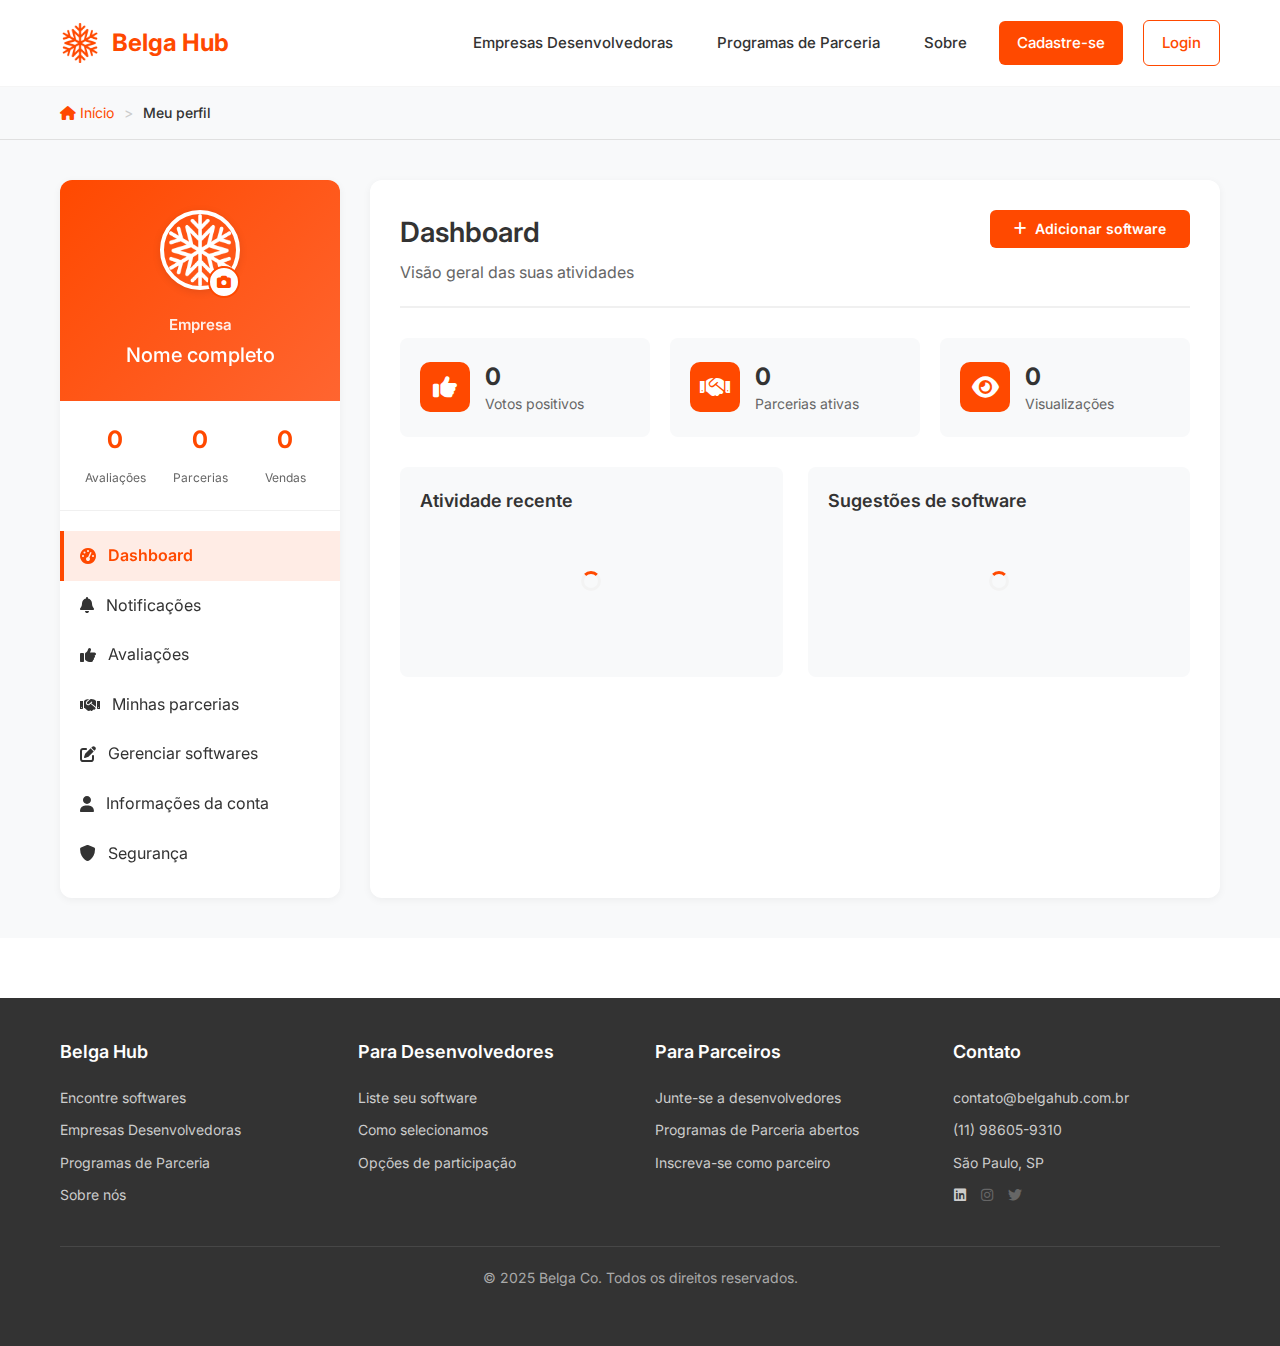
<file: perfil.html>
<!DOCTYPE html>
<html lang="pt-BR">
<head>
  <meta charset="UTF-8">
  <meta name="viewport" content="width=device-width, initial-scale=1.0">
  <title>Meu Perfil - Belga Hub</title>
  <meta name="description" content="Gerencie seu perfil na Belga Hub - Business Early Launch & Growth Accelerator.">
  <link rel="stylesheet" href="css/belga.css">
  <link rel="stylesheet" href="css/perfil.css">
  <link rel="icon" href="images/logo.ico">
  <!-- Font Awesome para ícones -->
  <link rel="stylesheet" href="https://cdnjs.cloudflare.com/ajax/libs/font-awesome/6.0.0/css/all.min.css">
  <!-- Inter Font -->
  <link rel="preconnect" href="https://fonts.googleapis.com">
  <link rel="preconnect" href="https://fonts.gstatic.com" crossorigin>
  <link href="https://fonts.googleapis.com/css2?family=Inter:wght@400;500;600;700&display=swap" rel="stylesheet">
</head>
<body>
  <!-- Header -->
  <header>
    <div class="container header-container">
      <a href="index.html" class="header-brand">
        <img src="images/logo1.png" alt="Belga Hub" class="header-logo">
        <h1>Belga Hub</h1>
      </a>
      <div class="header-links">
        <!-- Nova aba: Para Empresas -->
        <!--<div class="dropdown">
          <a href="conteudos.html" class="dropdown-toggle">Conteúdos</a>
          <div class="dropdown-content">
            <a href="/guias-por-setor">Guias por Setor</a>
            <a href="/como-escolher">Como Escolher</a>
            <a href="/casos-de-sucesso">Casos de Sucesso</a>
            <a href="/comparativos">Comparativos</a>
            <a href="/comparativos">Stacks por ramo</a>
          </div>
        </div>-->  
        <!-- Nova aba: Para Desenvolvedores -->
        <a href="desenvolvedores.html">Empresas Desenvolvedoras</a>
        <a href="parceiros.html">Programas de Parceria</a>
        <a href="sobre.html">Sobre</a>
        <a href="login.html?tab=register" class="cta-button">Cadastre-se</a>
        <a href="login.html" class="cta-button2">Login</a>
      </div>
    </div>
  </header>

  <!-- Profile Breadcrumb -->
  <div class="breadcrumb-section">
    <div class="container">
      <nav class="breadcrumb">
        <a href="index.html"><i class="fas fa-home"></i> Início</a>
        <span class="breadcrumb-separator">></span>
        <span class="current">Meu perfil</span>
      </nav>
    </div>
  </div>

  <!-- Main Profile Content -->
  <main class="profile-main">
    <div class="container">
      <div class="profile-layout">
        <!-- Profile Sidebar -->
        <aside class="profile-sidebar">
          <div class="profile-card">
            <div class="profile-avatar-section">
              <div class="avatar-wrapper">
                <img id="profile-avatar" src="images/default-avatar.png" alt="" class="profile-avatar">
                <button class="avatar-upload-btn" onclick="document.getElementById('avatar-upload').click()">
                  <i class="fas fa-camera"></i>
                </button>
                <input type="file" id="avatar-upload" accept="image/*" style="display: none">
              </div>
              <h2 id="profile-company" class="profile-company">Empresa</h2>
              <p id="profile-name" class="profile-name">Nome completo</p>
            </div>
            
            <div class="profile-stats">
              <div class="stat-item">
                <span class="stat-value" id="votes-count">0</span>
                <span class="stat-label">Avaliações</span>
              </div>
              <div class="stat-item">
                <span class="stat-value" id="partnerships-count">0</span>
                <span class="stat-label">Parcerias</span>
              </div>
              <div class="stat-item">
                <span class="stat-value" id="sales-count">0</span>
                <span class="stat-label">Vendas</span>
              </div>
            </div>

            <div class="profile-links">
              <a href="#" class="profile-link active" data-tab="dashboard">
                <i class="fas fa-tachometer-alt"></i>
                Dashboard
              </a>
                            <a href="#" class="profile-link" data-tab="notifications">
                <i class="fas fa-bell"></i>
                Notificações
                <span class="notification-badge" id="notification-badge" style="display: none;">0</span>
              </a>
              <a href="#" class="profile-link" data-tab="votes">
                <i class="fas fa-thumbs-up"></i>
                Avaliações
              </a>

              <a href="#" class="profile-link" data-tab="partnerships">
                <i class="fas fa-handshake"></i>
                Minhas parcerias
              </a>
              <a href="#" class="profile-link" data-tab="software">
                <i class="fas fa-pen-to-square"></i>
                Gerenciar softwares
              </a>
              <a href="#" class="profile-link" data-tab="info">
                <i class="fas fa-user"></i>
                Informações da conta
              </a>
              <!--<a href="#" class="profile-link" data-tab="preferences">
                <i class="fas fa-cog"></i>
                Preferências
              </a>-->
              <a href="#" class="profile-link" data-tab="security">
                <i class="fas fa-shield-alt"></i>
                Segurança
              </a>
            </div>
          </div>
        </aside>

        <!-- Profile Content -->
        <main class="profile-content">
          <!-- Dashboard Tab -->
          <div class="tab-content active" id="dashboard-tab">
  <div class="tab-header">
    <div>
      <h2>Dashboard</h2>
      <p>Visão geral das suas atividades</p>
    </div>
    <button class="btn-primary" id="create-software-btn">
      <i class="fas fa-plus"></i>
      Adicionar software
    </button>
  </div>

            <div class="dashboard-metrics" id="dashboard-metrics">
              <div class="metric-card">
                <div class="metric-icon">
                  <i class="fas fa-thumbs-up"></i>
                </div>
                <div class="metric-content">
                  <span class="metric-value" id="upvotes-count">0</span>
                  <span class="metric-label">Votos positivos</span>
                  <br><span class="metric-trend positive" id="upvotes-trend"></span>
                </div>
              </div>
              <div class="metric-card">
                <div class="metric-icon">
                  <i class="fas fa-handshake"></i>
                </div>
                <div class="metric-content">
                  <span class="metric-value" id="active-partnerships-count">0</span>
                  <span class="metric-label">Parcerias ativas</span>
                  <br><span class="metric-trend neutral" id="partnerships-trend"></span>
                </div>
              </div>
              <div class="metric-card">
                <div class="metric-icon">
                  <i class="fas fa-eye"></i>
                </div>
                <div class="metric-content">
                  <span class="metric-value" id="profile-views">0</span>
                  <span class="metric-label">Visualizações</span>
                  <br><span class="metric-trend positive" id="views-trend"></span>
                </div>
              </div>
            </div>

            <div class="dashboard-sections">
              <div class="section-card">
                <h3>Atividade recente</h3>
                <div class="activity-list" id="activity-list">
  <div class="loading-state">
    <div class="loading-spinner"></div>
    <p></p>
  </div>
</div>
              </div>
              <div class="section-card">
                <h3>Sugestões de software</h3>
                <div class="recommended-list" id="recommended-list">
  <div class="loading-state">
    <div class="loading-spinner"></div>
    <p></p>
  </div>
                </div>
              </div>
            </div>
          </div>

          <!-- Personal Info Tab -->
          <div class="tab-content" id="info-tab">
            <div class="tab-header">
              <div>
                <h2>Informações pessoais</h2>
                <p>Gerencie seus dados pessoais e de contato</p>
              </div>
            </div>

            <form class="profile-form" id="profile-info-form">
              <div class="form-section">
                <h3>Dados pessoais</h3>
                <div class="form-grid">
                  <div class="form-group">
                    <label for="full-name">Nome completo *</label>
                    <input type="text" id="full-name" name="full_name" required>
                  </div>
                  <div class="form-group">
                    <label for="phone">Telefone/WhatsApp</label>
                    <input type="tel" id="phone" name="whatsapp">
                  </div>
                  <div class="form-group">
                    <label for="birth-date">Data de nascimento</label>
                    <input type="date" id="birth-date" name="birth_date">
                  </div>
                </div>
              </div>

              <div class="form-section">
                <h3>Informações profissionais</h3>
                <div class="form-grid">
                  <div class="form-group">
                    <label for="role">Perfil</label>
                    <select id="role" name="role" disabled>
                      <option value="client">Empresa</option>
                      <option value="developer">Desenvolvedor de Software</option>
                      <option value="partner">Parceiro</option>
                    </select>
                  </div>
                  <div class="form-group">
                    <label for="company">Empresa</label>
                    <input type="text" id="company" name="company_name">
                  </div>
                  <div class="form-group">
                    <label for="position">Cargo</label>
                    <input type="text" id="position" name="position">
                  </div>
                  <div class="form-group">
                    <label for="industry">Setor</label>
                    <select id="industry" name="industry">
                      <option value="">Selecione o setor</option>
                      <option value="technology">Tecnologia</option>
                      <option value="commerce">Comércio</option>
                      <option value="services">Serviços</option>
                      <option value="industry">Indústria</option>
                      <option value="consultancy">Consultoria</option>
                      <option value="other">Outro</option>
                    </select>
                  </div>
                  <div class="form-group">
                    <label for="linkedin">LinkedIn</label>
                    <input type="text" id="linkedin" name="linkedin">
                  </div>
                </div>
              </div>

              <div class="form-section">
                <h3>Endereço</h3>
                <div class="form-grid">
                  <div class="form-group">
                    <label for="cep">CEP</label>
                    <input type="text" id="cep" name="cep" maxlength="9">
                  </div>
                  <div class="form-group">
                    <label for="city">Cidade</label>
                    <input type="text" id="city" name="city">
                  </div>
                  <div class="form-group">
                    <label for="state">Estado</label>
                    <input type="text" id="state" name="state">
                  </div>
                  <!--<div class="form-group">
                    <label for="country">País</label>
                    <input type="text" id="country" name="country" value="Brasil" readonly>
                  </div>-->
                </div>
              </div>

              <div class="form-section">
                <h3>Sobre você</h3>
                <div class="form-group">
                  <label for="bio">Biografia</label>
                  <textarea id="bio" name="bio" rows="4" placeholder="Conte um pouco sobre você e sua empresa..." maxlength="500"></textarea>
                  <small class="form-help">Máximo 500 caracteres</small>
                </div>
              </div>

              <div class="form-actions">
                <button type="button" class="btn-secondary" onclick="window.profileInstance.loadUserProfile()">Cancelar</button>
                <button type="submit" class="btn-primary">Salvar Alterações</button>
              </div>
            </form>
          </div>

          <!-- Votes Tab -->
          <div class="tab-content" id="votes-tab">
            <div class="tab-header">
              <div>
                <h2>Avaliações</h2>
                <p>Softwares avaliados</p>

                </div>
            </div>

            <div class="votes-filters">
              <button class="filter-btn active" data-filter="all">Todas</button>
<button class="filter-btn" data-filter="upvote"><i class="fa fa-thumbs-up"></i> Positivas</button>
<button class="filter-btn" data-filter="downvote"><i class="fa fa-thumbs-down"></i> Negativas</button>
            </div>

            <div class="votes-list" id="votes-list">
              <div style="text-align: center; padding: 40px;">
                <i class="fas fa-spinner fa-pulse" style="font-size: 24px; color: #ccc;"></i>
                <p style="margin-top: 10px; color: #666;">Carregando seus votos...</p>
              </div>
            </div>
          </div>

          <!-- Partnerships Tab -->
          <div class="tab-content" id="partnerships-tab">
            <div class="tab-header">
              <div>
                <h2>Minhas parcerias</h2>
                <p>Gerencie suas oportunidades de parceria</p>
              </div>
              <button class="btn-primary" id="create-partnership-btn">
                <i class="fas fa-plus"></i>
                Nova parceria
              </button>
            </div>

            <div class="partnerships-grid" id="partnerships-grid">
              <div style="text-align: center; padding: 40px; grid-column: 1 / -1;">
                <i class="fas fa-spinner fa-pulse" style="font-size: 24px; color: #ccc;"></i>
                <p style="margin-top: 10px; color: #666;">Carregando suas parcerias...</p>
              </div>
            </div>
          </div>

          <!-- Softwares Tab -->
<div class="tab-content" id="software-tab">
  <div class="tab-header">
    <div>
      <h2>Meus softwares</h2>
      <p>Gerencie seus softwares na plataforma</p>
    </div>
    <button class="btn-primary" id="create-software-btn">
      <i class="fas fa-plus"></i>
      Adicionar software
    </button>
  </div>

  <!-- Filtros rápidos -->
  <div class="quick-filters">
    <button class="filter-btn active" data-filter="all">Todos</button>
    <button class="filter-btn" data-filter="active">Ativos</button>
    <button class="filter-btn" data-filter="pending">Em análise</button>
    <button class="filter-btn" data-filter="inactive">Inativos</button>
  </div>

  <!-- Grid de softwares -->
  <div class="softwares-grid" id="softwares-grid">
    <div style="text-align: center; padding: 40px; grid-column: 1 / -1;">
      <i class="fas fa-spinner fa-pulse" style="font-size: 24px; color: #ccc;"></i>
      <p style="margin-top: 10px; color: #666;">Carregando seus softwares...</p>
    </div>
  </div>

  <!-- Estado vazio -->
  <div class="empty-state" id="empty-software-state" style="display: none;">
    <div style="text-align: center; padding: 60px 20px;">
      <i class="fas fa-laptop-code" style="font-size: 48px; color: #ddd; margin-bottom: 20px;"></i>
      <h3>Você ainda não tem softwares cadastrados</h3>
      <p style="color: #666; margin-bottom: 30px;">Adicione seu primeiro software à plataforma para começar a receber leads qualificados.</p>
      <button class="btn-primary" id="empty-add-software-btn">
        <i class="fas fa-plus"></i>
        Adicionar meu primeiro software
      </button>
    </div>
  </div>
</div>

          <!-- Notifications Tab -->
          <div class="tab-content" id="notifications-tab">
            <div class="tab-header">
              <div>
                <h2>Notificações</h2>
                <p>Mantenha-se atualizado sobre suas atividades</p>
              </div>
              <button class="btn-secondary" id="mark-all-read">Marcar todas como lidas</button>
            </div>

            <div class="notifications-list" id="notifications-list">
              <div style="text-align: center; padding: 40px;">
                <i class="fas fa-spinner fa-pulse" style="font-size: 24px; color: #ccc;"></i>
                <p style="margin-top: 10px; color: #666;">Carregando notificações...</p>
              </div>
            </div>
          </div>

          <!-- Preferences Tab -->
          <!--
          <div class="tab-content" id="preferences-tab">
            <div class="tab-header">
              <div>
                <h2>Preferências</h2>
                <p>Personalize sua experiência no Belga Hub</p>
              </div>
            </div>
            

            <form class="preferences-form" id="preferences-form">
              <div class="form-section">
                <h3>Notificações por e-mail</h3>
                <div class="checkbox-group">
                  <label class="checkbox-label">
                    <input type="checkbox" name="email_votes" checked>
                    Novos votos em softwares que eu avaliei
                  </label>
                  <label class="checkbox-label">
                    <input type="checkbox" name="email_partnerships" checked>
                    Novas mensagens sobre parcerias
                  </label>
                  <label class="checkbox-label">
                    <input type="checkbox" name="email_recommendations">
                    Recomendações de software
                  </label>
                  <label class="checkbox-label">
                    <input type="checkbox" name="email_news">
                    Novidades e atualizações da plataforma
                  </label>
                </div>
              </div>
              

              <div class="form-section">
                <h3>Privacidade</h3>
                <div class="checkbox-group">
                  <label class="checkbox-label">
                    <input type="checkbox" name="public_profile" checked>
                    Deixar meu perfil público
                  </label>
                  <label class="checkbox-label">
                    <input type="checkbox" name="show_votes">
                    Mostrar meus votos publicamente
                  </label>
                  <label class="checkbox-label">
                    <input type="checkbox" name="show_partnerships" checked>
                    Mostrar minhas parcerias publicamente
                  </label>
                </div>
              </div>

              <div class="form-section">
                <h3>Interface</h3>
                <div class="form-grid">
                  <div class="form-group">
                    <label for="language">Idioma</label>
                    <select id="language" name="language">
                      <option value="pt-BR">Português (Brasil)</option>
                      <option value="en-US">English (US)</option>
                      <option value="es-ES">Español</option>
                    </select>
                  </div>
                  <div class="form-group">
                    <label for="timezone">Fuso Horário</label>
                    <select id="timezone" name="timezone">
                      <option value="America/Sao_Paulo">Brasília (GMT-3)</option>
                      <option value="America/New_York">Nova York (GMT-5)</option>
                      <option value="Europe/London">Londres (GMT+0)</option>
                    </select>
                  </div>
                </div>
              </div>

              <div class="form-actions">
                <button type="button" class="btn-secondary">Cancelar</button>
                <button type="submit" class="btn-primary">Salvar Preferências</button>
              </div>
            </form>
          </div>
          -->

          <!-- Security Tab -->
          <div class="tab-content" id="security-tab">
            <div class="tab-header">
              <div>
                <h2>Segurança</h2>
                <p>Mantenha sua conta protegida</p>
              </div>
            </div>

            <div class="security-sections">
              <div class="security-section">
                <h3>Alterar senha</h3>
                <form class="password-form" id="password-form">
                  <div class="form-group">
                    <label for="current-password">Senha atual *</label>
                    <input type="password" id="current-password" name="currentPassword" required>
                  </div>
                  <div class="form-group">
                    <label for="new-password">Nova senha *</label>
                    <input type="password" id="new-password" name="newPassword" required>
                    <div class="password-strength" id="password-strength"></div>
                  </div>
                  <div class="form-group">
                    <label for="confirm-password">Confirmar nova senha *</label>
                    <input type="password" id="confirm-password" name="confirmPassword" required>
                  </div>
                  <button
  type="submit"
  class="btn-primary"
  style="margin-top: 10px;"
>
  Alterar senha
</button>

                </form>
              </div>

              <div class="security-section">
                <h3>Autenticação de dois fatores</h3>
                <div class="two-factor-section">
                  <div class="two-factor-status">
                    <i class="fas fa-shield-alt"></i>
                    <div>
                      <p><strong>Status:</strong> <span class="status-disabled">Desabilitada</span></p>
                      <p>Adicione uma camada extra de segurança à sua conta</p>
                    </div>
                  </div>
                  <button class="btn-primary" id="enable-2fa">Habilitar 2FA</button>
                </div>
              </div>

              <div class="security-section">
                <h3>Sessões ativas</h3>
                <div class="sessions-list" id="sessions-list">
                  <div class="session-item">
                    <div class="session-info">
                      <i class="fas fa-laptop"></i>
                      <div>
                        <p><strong>Navegador atual</strong></p>
                        <p id="current-session-info">Carregando...</p>
                      </div>
                    </div>
                    <span class="session-current">Sessão atual</span>
                  </div>
                </div>
              </div>

              <div class="security-section danger-zone">
                <h3>Zona de perigo</h3>
                <div class="danger-actions">
                  <div class="danger-action">
                    <div>
                      <p><strong>Desativar Conta</strong></p>
                      <p>Sua conta será temporariamente desativada</p>
                    </div>
                    <button class="btn-danger-outline" onclick="window.profileInstance.deactivateAccount()">Desativar</button>
                  </div>
                  <div class="danger-action">
                    <div>
                      <p><strong>Excluir conta</strong></p>
                      <p>Esta ação não pode ser desfeita</p>
                    </div>
                    <button class="btn-danger" onclick="window.profileInstance.deleteAccount()">Excluir</button>
                  </div>
                </div>
              </div>
            </div>
          </div>
        </main>
      </div>
    </div>
  </main>

  <!-- Footer -->
  <footer>
    <div class="container">
      <div class="footer-content">
        <div class="footer-column">
          <h3>Belga Hub</h3>
          <div class="footer-links">
            <a href="index.html">Encontre softwares</a>
            <a href="desenvolvedores.html">Empresas Desenvolvedoras</a>
            <a href="parceiros.html">Programas de Parceria</a>
            <a href="sobre.html">Sobre nós</a>
          </div>
        </div>
        <div class="footer-column">
          <h3>Para Desenvolvedores</h3>
          <div class="footer-links">
            <a href="desenvolvedores.html">Liste seu software</a>
            <a href="desenvolvedores.html#como-selecionamos">Como selecionamos</a>
            <a href="desenvolvedores.html#participe">Opções de participação</a>
          </div>
        </div>
        <div class="footer-column">
          <h3>Para Parceiros</h3>
          <div class="footer-links">
            <a href="parceiros.html">Junte-se a desenvolvedores</a>
            <a href="parceiros.html#partners-title">Programas de Parceria abertos</a>
            <a href="login.html?tab=register">Inscreva-se como parceiro</a>
          </div>
        </div>
        <div class="footer-column">
          <h3>Contato</h3>
          <div class="footer-links">
            <a href="mailto:contato@belgahub.com.br">contato@belgahub.com.br</a>
            <a href="tel:+5511986059310">(11) 98605-9310</a>
            <a href="#">São Paulo, SP</a>
            <div style="margin-left: 1.65px; display: flex; gap: 15px;">
              <a href="https://www.linkedin.com/company/belga-hub/"><i class="fab fa-linkedin"></i></a>
              <a href="#"><i class="fab fa-instagram" style="color: #666;"></i></a>
              <a href="#"><i class="fab fa-twitter" style="color: #666;"></i></a>
            </div>
          </div>
        </div>
      </div>
      <div class="footer-bottom">
        <p>&copy; 2025 Belga Co. Todos os direitos reservados.</p>
      </div>
    </div>
  </footer>

  <!-- Modals -->
  <div class="modal-overlay" id="create-partnership-modal">
    <div class="modal-container">
      <div class="modal-header">
        <h3>Nova parceria</h3>
        <button class="modal-close">&times;</button>
      </div>
      <form class="modal-form" id="create-partnership-form">
        <div class="form-group">
          <label for="partnership-type">Tipo de parceria *</label>
          <select id="partnership-type" name="type" required>
            <option value="">Selecione</option>
            <option value="lead_generation">Geração de Leads</option>
            <option value="implementation">Implementação</option>
            <option value="resell">Revenda</option>
          </select>
        </div>
        <div class="form-group">
          <label for="partnership-name">Título *</label>
          <input type="text" id="partnership-name" name="name" required>
        </div>
        <div class="form-group">
          <label for="partnership-description">Descrição *</label>
          <textarea id="partnership-description" name="description" required rows="2"></textarea>
        </div>
        <div class="form-group">
          <label for="partnership-commission">Comissão por resultado *</label>
          <input type="number" id="partnership-commission" name="commission_rate" required min="1" max="100">
        </div>
        <div class="form-group">
  <label for="partnership-whatsapp">WhatsApp</label>
  <input
    type="tel"
    id="partnership-whatsapp"
    name="whatsapp"
    placeholder="11987654321"
    inputmode="numeric"
    pattern="[0-9]{10,11}"
    title="Apenas números"
  >
</div>

        <!--<div class="form-group">
          <label for="partnership-location">Localização</label>
          <input type="text" id="partnership-location" name="location">
        </div>-->
        <div class="form-group">
          <label for="partnership-training">Oferece treinamento dedicado?</label>
          <select id="partnership-training" name="training_provided">
            <option value="false">Não</option>
            <option value="true">Sim</option>
          </select>
        </div>
        <div class="form-group">
          <label for="partnership-support">Oferece suporte para parceiros?</label>
          <select id="partnership-support" name="support_provided">
            <option value="false">Não</option>
            <option value="true">Sim</option>
          </select>
        </div>
        <div class="modal-actions">
          <button type="button" class="btn-secondary modal-close2">Cancelar</button>
          <button type="submit" class="btn-primary">Criar Parceria</button>
        </div>
      </form>
    </div>
  </div>

  <!-- Edit Partnership Modal -->
  <div class="modal-overlay" id="edit-partnership-modal">
    <div class="modal-container">
      <div class="modal-header">
        <h3>Editar Parceria</h3>
        <button class="modal-close">&times;</button>
      </div>
      <form class="modal-form" id="edit-partnership-form">
        <input type="hidden" id="edit-partnership-id" name="id">
        <div class="form-group">
          <label for="edit-partnership-type">Tipo de parceria</label>
          <select id="edit-partnership-type" name="type" required>
            <option value="">Selecione</option>
            <option value="resell">Revenda</option>
            <option value="implementation">Implementação</option>
            <option value="lead_generation">Geração de Leads</option>
          </select>
        </div>
        <div class="form-group">
          <label for="edit-partnership-name">Título</label>
          <input type="text" id="edit-partnership-name" name="name" required>
        </div>
        <div class="form-group">
          <label for="edit-partnership-description">Descrição</label>
          <textarea id="edit-partnership-description" name="description" required rows="4"></textarea>
        </div>
        <!--<div class="form-group">
          <label for="edit-partnership-location">Localização</label>
          <input type="text" id="edit-partnership-location" name="location">
        </div>-->
        <div class="form-group">
          <label for="edit-partnership-commission">Comissão por resultado</label>
          <input type="number" id="edit-partnership-commission" name="commission_rate" min="0" max="100">
        </div>
        <div class="form-group">
          <label for="edit-partnership-training">Oferece treinamento dedicado?</label>
          <select id="edit-partnership-training" name="training_provided">
            <option value="false">Não</option>
            <option value="true">Sim</option>
          </select>
        </div>
        <div class="form-group">
          <label for="edit-partnership-support">Oferece suporte para parceiros?</label>
          <select id="edit-partnership-support" name="support_provided">
            <option value="false">Não</option>
            <option value="true">Sim</option>
          </select>
        </div>
        <div class="modal-actions">
          <button type="button" class="btn-secondary modal-close">Cancelar</button>
          <button type="submit" class="btn-primary">Salvar Alterações</button>
        </div>
      </form>
    </div>
  </div>

  <!-- Modal de Criação de Software -->
<div class="modal-overlay" id="create-software-modal">
  <div class="modal-container">
    <div class="modal-header">
      <h3>Adicionar novo software</h3>
      <button class="modal-close">&times;</button>
    </div>
    <form class="modal-form" id="create-software-form">
      <div class="form-group">
        <label for="software-name">Nome do Software *</label>
        <input type="text" id="software-name" name="name" required>
      </div>
      
      <!--<div class="form-group">
        <label for="software-company">Empresa desenvolvedora *</label>
        <input type="text" id="software-company" name="company" required>
      </div>-->
      
      <div class="form-group">
        <label for="software-description">Descrição curta *</label>
        <input type="text" id="software-description" name="description" required rows="2" maxlength="99" 
                 placeholder="Resumo de até 100 caracteres">
      </div>
      
      <div class="form-group">
        <label for="software-detailed-description">Descrição detalhada</label>
        <textarea id="software-detailed-description" name="detailed_description" rows="4"></textarea>
      </div>
      
      <div class="form-grid">
        <div class="form-group">
          <label for="software-category">Categoria principal *</label>
          <select id="software-category" name="main_category" required>
            <option value="">Selecione</option>
            <option value="atendimento">Atendimento</option>
            <option value="crm">CRM</option>
            <option value="ecommerce">E-commerce</option>
            <option value="financeiro">ERP e Financeiro</option>
            <option value="marketing">Marketing</option>
            <option value="produtividade">Produtividade</option>
            <option value="rh">Recursos Humanos</option>           
            <option value="projeto">Gestão de Projetos</option>
            <option value="vendas">Vendas</option>

            
          </select>
        </div>
        
        <div class="form-group">
          <label for="software-price">Preço *</label>
          <input type="text" id="software-price" name="pricing" required placeholder="A partir de R$ 9,90/mês">
        </div>
      </div>
      
      <div class="form-grid">
        <div class="form-group">
          <label>Tamanho das empresas cliente</label>
          <div style="display: flex; flex-wrap: wrap; gap: 10px; margin-top: 8px;">
            <label style="display: flex; align-items: center; gap: 5px; font-weight: normal;">
              <input type="checkbox" name="company_size[]" value="micro"> Microempresa
            </label>
            <label style="display: flex; align-items: center; gap: 5px; font-weight: normal;">
              <input type="checkbox" name="company_size[]" value="pequena"> Pequena
            </label>
            <label style="display: flex; align-items: center; gap: 5px; font-weight: normal;">
              <input type="checkbox" name="company_size[]" value="media"> Média
            </label>
            <label style="display: flex; align-items: center; gap: 5px; font-weight: normal;">
              <input type="checkbox" name="company_size[]" value="grande-media"> Média-Grande
            </label>
          </div>
        </div>
        
        <div class="form-group">
          <label>Problemas Resolvidos</label>
          <div style="display: flex; flex-wrap: wrap; gap: 10px; margin-top: 8px;">
            <label style="display: flex; align-items: center; gap: 5px; font-weight: normal;">
              <input type="checkbox" name="problems[]" value="controle-financeiro"> Finanças
            </label>
            <label style="display: flex; align-items: center; gap: 5px; font-weight: normal;">
              <input type="checkbox" name="problems[]" value="vendas"> Vendas
            </label>
            <label style="display: flex; align-items: center; gap: 5px; font-weight: normal;">
              <input type="checkbox" name="problems[]" value="gestao-clientes"> Gestão
            </label>
            <label style="display: flex; align-items: center; gap: 5px; font-weight: normal;">
              <input type="checkbox" name="problems[]" value="automacao"> Automação de Processos
            </label>
          </div>
        </div>
      </div>
      
      <div class="form-grid">
        <div class="form-group">
          <label for="software-url">URL do Site *</label>
          <input type="url" id="software-url" name="website_url" required placeholder="https://www.meusoftware.com.br">
        </div>
        
        <div class="form-group">
          <label for="software-image">Imagem ou logo</label>
          <input type="url" id="software-image" name="image_url" placeholder="https://www.meusoftware.com.br/logo.png">
          <small class="form-help">Recomendado: 300x300px</small>
        </div>
      </div>
      
      <div class="form-group">
        <label for="partnership-available">Disponível para Programa de Parceiros?</label>
        <select id="partnership-available" name="partnership_available">
          <option value="false">Não</option>
          <option value="true">Sim</option>
        </select>
      </div>
      
      <div class="modal-actions">
        <button type="button" class="btn-secondary modal-close2">Cancelar</button>
        <button type="submit" class="btn-primary">Concluir</button>
      </div>
    </form>
  </div>
</div>

<!-- Modal de Sucesso -->
<div class="modal-overlay" id="success-modal">
  <div class="modal-container" style="max-width: 450px;">
    <div class="modal-header">
      <h3>Software Adicionado</h3>
      <button class="modal-close">&times;</button>
    </div>
    <div class="modal-form" style="text-align: center;">
      <div style="margin-bottom: 20px;">
        <i class="fas fa-check-circle" style="font-size: 48px; color: #28a745; margin-bottom: 15px;"></i>
        <h4>Software adicionado com sucesso!</h4>
        <p id="success-message">Seu software foi adicionado e está em análise.</p>
      </div>
      
      <div id="partnership-next-steps" style="display: none; padding: 15px; background-color: #f8f9fa; border-radius: 8px; margin-top: 15px; text-align: left;">
        <h5 style="margin-top: 0; color: #ff4900;"><i class="fas fa-info-circle"></i> Próximo passo</h5>
        <p>Você marcou que este software está disponível para parcerias. Configure agora seu programa de parceiros!</p>
        <button id="go-to-partnerships" class="btn-primary" style="width: 100%;">
          <i class="fas fa-handshake"></i> Configurar Programa de Parceiros
        </button>
      </div>
      
      <div class="modal-actions" style="justify-content: center; margin-top: 25px;">
        <button class="btn-secondary modal-close2">Fechar</button>
      </div>
    </div>
  </div>
</div>

  <!-- Scripts -->
  <script src="js/supabase.js"></script>
  <script src="js/perfil.js"></script>
</body>
</html>
</file>
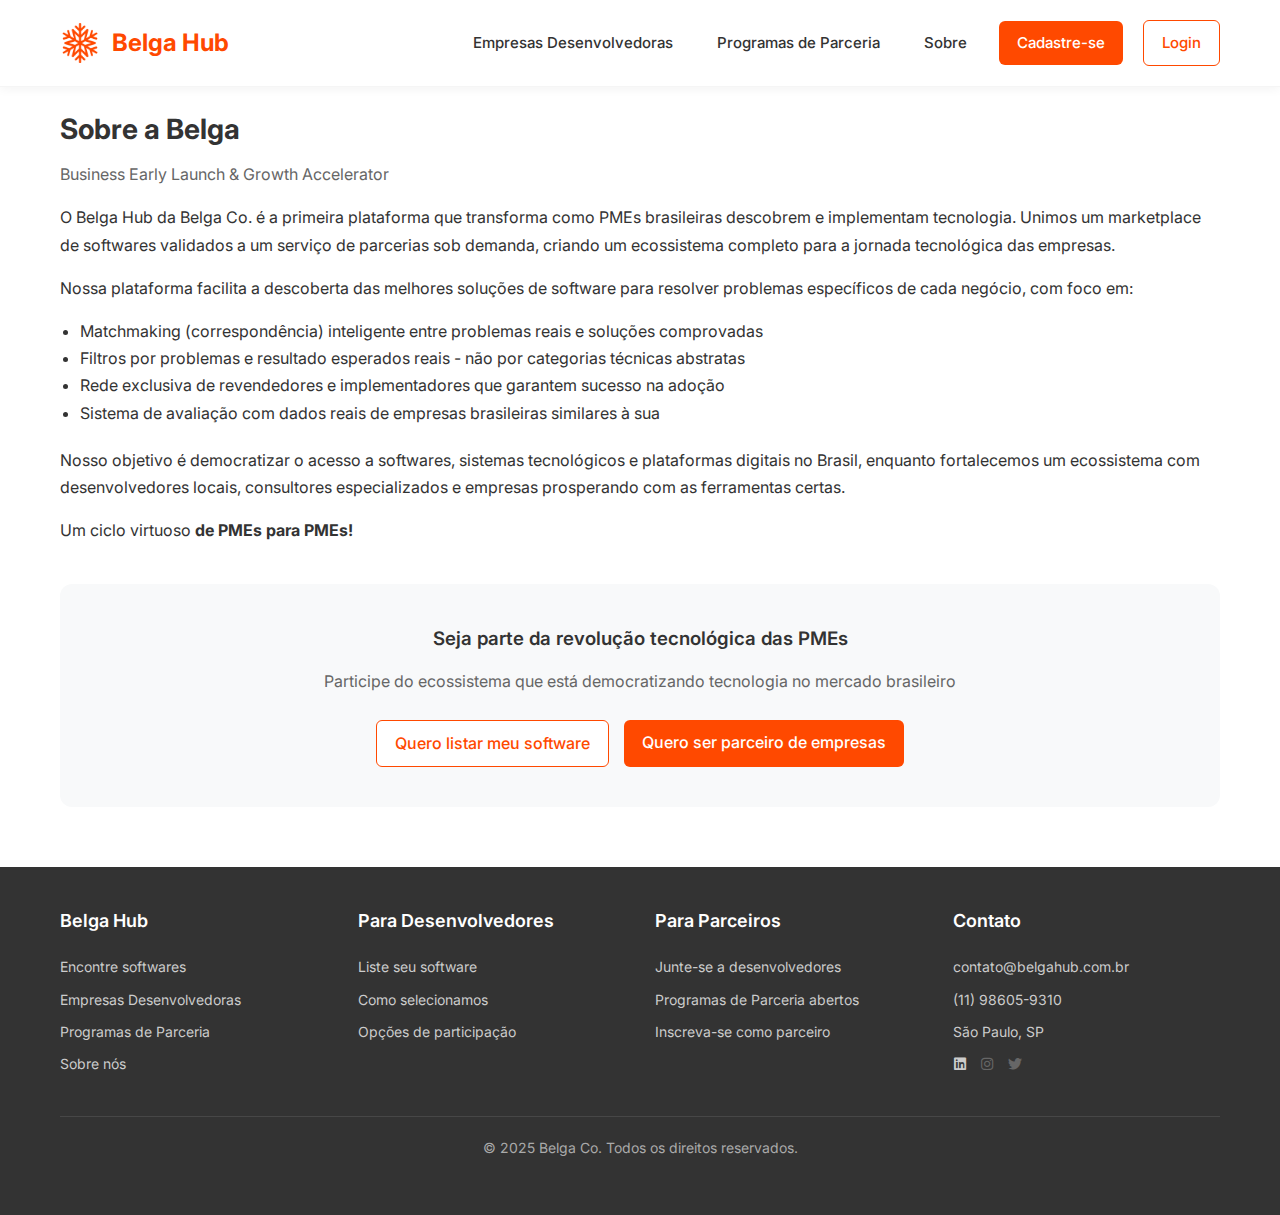
<file: sobre.html>
<!DOCTYPE html>
<html lang="pt-BR">
<head>
  <meta charset="UTF-8">
  <meta name="viewport" content="width=device-width, initial-scale=1.0">
  <title>Belga Hub | Software para PMEs</title>
  <meta name="description" content="Belga Hub - Business Early Launch & Growth Accelerator. O marketplace de software que simplifica a tecnologia para PMEs brasileiras.">
  <link rel="stylesheet" href="css/belga.css">
  <link rel="icon" href="images/logo.ico">
  <!-- Font Awesome para ícones -->
  <link rel="stylesheet" href="https://cdnjs.cloudflare.com/ajax/libs/font-awesome/6.0.0/css/all.min.css">
  <!-- Inter Font -->
  <link rel="preconnect" href="https://fonts.googleapis.com">
  <link rel="preconnect" href="https://fonts.gstatic.com" crossorigin>
  <link href="https://fonts.googleapis.com/css2?family=Inter:wght@400;500;600;700&display=swap" rel="stylesheet">
</head>
<body>
  <!-- Header -->
  <header>
    <div class="container header-container">
      <a href="index.html" class="header-brand">
        <img src="images/logo1.png" alt="Belga Hub" class="header-logo">
        <h1>Belga Hub</h1>
      </a>
      <div class="header-links">
        <!-- Nova aba: Para Empresas -->
        <!--<div class="dropdown">
          <a href="conteudos.html" class="dropdown-toggle">Conteúdos</a>
          <div class="dropdown-content">
            <a href="/guias-por-setor">Guias por Setor</a>
            <a href="/como-escolher">Como Escolher</a>
            <a href="/casos-de-sucesso">Casos de Sucesso</a>
            <a href="/comparativos">Comparativos</a>
            <a href="/comparativos">Stacks por ramo</a>
          </div>
        </div>-->  
        <!-- Nova aba: Para Desenvolvedores -->
        <a href="desenvolvedores.html">Empresas Desenvolvedoras</a>
        <a href="parceiros.html">Programas de Parceria</a>
        <a href="sobre.html">Sobre</a>
        <a href="login.html?tab=register" class="cta-button">Cadastre-se</a>
        <a href="login.html" class="cta-button2">Login</a>
      </div>
    </div>
  </header>

<!-- About Section -->
    <section id="about" class="container">
      <h2 class="section-title" style="margin-top: 20px;">Sobre a Belga</h2>

      <p class="section-subtitle">Business Early Launch & Growth Accelerator</p>
      
      <div style="margin-top: 10px; line-height: 1.7;">
        <p style="margin-top: -13px;">O Belga Hub da Belga Co. é a primeira plataforma que transforma como PMEs brasileiras descobrem e implementam tecnologia. Unimos um marketplace de softwares validados a um serviço de parcerias sob demanda, criando um ecossistema completo para a jornada tecnológica das empresas.</p>
        <p>Nossa plataforma facilita a descoberta das melhores soluções de software para resolver problemas específicos de cada negócio, com foco em:</p>
        <ul style="margin-left: 20px; margin-bottom: 20px;">
          <li>Matchmaking (correspondência) inteligente entre problemas reais e soluções comprovadas</li>
          <li>Filtros por problemas e resultado esperados reais - não por categorias técnicas abstratas</li>
          <li>Rede exclusiva de revendedores e implementadores que garantem sucesso na adoção</li>
          <li>Sistema de avaliação com dados reais de empresas brasileiras similares à sua</li>
        </ul>
        <p>Nosso objetivo é democratizar o acesso a softwares, sistemas tecnológicos e plataformas digitais no Brasil, enquanto fortalecemos um ecossistema com desenvolvedores locais, consultores especializados e empresas prosperando com as ferramentas certas. </p><p>Um ciclo virtuoso <b>de PMEs para PMEs!</b></p>
      </div>

                  <div class="partnership-cta" style="margin-top: 40px; padding: 40px; background-color: #f8f9fa; border-radius: 12px; text-align: center;">
        <h3 style="margin-bottom: 15px; color: #333;">Seja parte da revolução tecnológica das PMEs</h3>
        <p style="margin-bottom: 25px; color: #666;">Participe do ecossistema que está democratizando tecnologia no mercado brasileiro</p>
        <div style="display: flex; gap: 15px; justify-content: center; flex-wrap: wrap;">
          <a href="login.html" id ="submit-software-btn3" class="cta-button2">Quero listar meu software</a> 
          <a href="parceiros.html" class="cta-button">Quero ser parceiro de empresas</a>
        </div>
      </div>
    </div>

    </section>
  </main>

  <!-- Footer -->
  <footer>
    <div class="container">
      <div class="footer-content">
        <div class="footer-column">
          <h3>Belga Hub</h3>
          <div class="footer-links">
            <a href="index.html">Encontre softwares</a>
            <a href="desenvolvedores.html">Empresas Desenvolvedoras</a>
            <a href="parceiros.html">Programas de Parceria</a>
            <a href="sobre.html">Sobre nós</a>
          </div>
        </div>
        <div class="footer-column">
          <h3>Para Desenvolvedores</h3>
          <div class="footer-links">
            <a href="desenvolvedores.html">Liste seu software</a>
            <a href="desenvolvedores.html#como-selecionamos">Como selecionamos</a>
            <a href="desenvolvedores.html#participe">Opções de participação</a>
          </div>
        </div>
        <div class="footer-column">
          <h3>Para Parceiros</h3>
          <div class="footer-links">
            <a href="parceiros.html">Junte-se a desenvolvedores</a>
            <a href="parceiros.html#partners-title">Programas de Parceria abertos</a>
            <a href="login.html?tab=register">Inscreva-se como parceiro</a>
          </div>
        </div>
        <div class="footer-column">
          <h3>Contato</h3>
          <div class="footer-links">
            <a href="mailto:contato@belgahub.com.br">contato@belgahub.com.br</a>
            <a href="tel:+5511986059310">(11) 98605-9310</a>
            <a href="#">São Paulo, SP</a>
            <div style="margin-left: 1.65px; display: flex; gap: 15px;">
              <a href="https://www.linkedin.com/company/belga-hub/"><i class="fab fa-linkedin"></i></a>
              <a href="#"><i class="fab fa-instagram" style="color: #666;"></i></a>
              <a href="#"><i class="fab fa-twitter" style="color: #666;"></i></a>
            </div>
          </div>
        </div>
      </div>
      <div class="footer-bottom">
        <p>&copy; 2025 Belga Co. Todos os direitos reservados.</p>
      </div>
    </div>
  </footer>

  <!-- Modal (hidden by default) -->
  <div class="modal-overlay" id="software-detail-modal">
    <div class="modal-container">
      <div class="modal-header">
        <h2 class="modal-title">Detalhes do Software</h2>
        <button class="modal-close">&times;</button>
      </div>
      <div class="modal-body" id="software-detail-content">
        <!-- Content will be loaded via JavaScript -->
      </div>
      <div class="modal-footer">
        <button class="modal-button modal-button-secondary modal-close">Fechar</button>
        <button class="modal-button modal-button-primary">Visitar site</button>
      </div>
    </div>
  </div>

  <script src="js/belga.js"></script>
</body>
</html>
</file>
<file: css/auth.css>
/* auth.css - Estilos para sistema de autenticação da Belga Hub */

/* Auth Section Styles */
.auth-section {
  padding: 30px 0;
  background-color: #ffffff; /* Alterado de #f9f9f9 para branco */
  min-height: calc(100vh - 80px - 300px);
  display: flex;
  align-items: center;
}

.auth-container {
  width: 100%;
  max-width: 1050px;
  margin: 0 auto;
  box-shadow: 0 5px 20px rgba(0, 0, 0, 0.1);
  border-radius: 12px;
  overflow: hidden;
  background-color: white;
  display: flex;
  flex-direction: row;
}

.auth-box {
  flex: 1;
  padding: 30px;
  min-width: 0;
}

.auth-header {
  text-align: center;
  margin-bottom: 25px;
}

.auth-header h2 {
  font-size: 24px;
  color: #333;
  margin-bottom: 10px;
}

.auth-header p {
  color: #666;
  font-size: 15px;
}

.auth-tabs {
  display: flex;
  margin-bottom: 25px;
  margin-top: -15px;
  border-bottom: 1px solid #eee;
}

.auth-tab {
  flex: 1;
  padding: 12px;
  background: none;
  border: none;
  border-bottom: 2px solid transparent;
  font-size: 15px;
  font-weight: 600;
  color: #666;
  cursor: pointer;
  transition: all 0.3s ease;
}

.auth-tab:hover {
  color: #ff4900;
}

.auth-tab.active {
  color: #ff4900;
  border-bottom-color: #ff4900;
}

.auth-form {
  display: flex;
  flex-direction: column;
  gap: 18px;
}

.form-group {
  display: flex;
  flex-direction: column;
  gap: 6px;
}

.form-group label {
  font-size: 14px;
  font-weight: 600;
  color: #333;
}

.input-icon-wrapper {
  position: relative;
  display: flex;
  align-items: center;
}

.input-icon {
  position: absolute;
  left: 12px;
  color: #888;
  font-size: 14px;
}

.input-icon-wrapper input,
.input-icon-wrapper select {
  width: 100%;
  padding: 10px 15px 10px 38px;
  border: 1px solid #ddd;
  border-radius: 6px;
  font-size: 14px;
  transition: border-color 0.3s ease, box-shadow 0.3s ease;
}

.input-icon-wrapper input:focus,
.input-icon-wrapper select:focus {
  outline: none;
  border-color: #ff4900;
  box-shadow: 0 0 0 3px rgba(255, 73, 0, 0.1);
}

.input-icon-wrapper input.input-error,
.input-icon-wrapper select.input-error {
  border-color: #ff4d4d;
}

.password-toggle {
  position: absolute;
  right: 12px;
  background: none;
  border: none;
  color: #888;
  cursor: pointer;
  padding: 4px;
  z-index: 2;
}

.password-toggle:hover {
  color: #ff4900;
}

.form-error {
  color: #ff4d4d;
  font-size: 12px;
  min-height: 18px;
}

.form-options {
  display: flex;
  justify-content: space-between;
  align-items: center;
  font-size: 13px;
  margin-top: -8px;
  margin-bottom: 18px;
  flex-wrap: wrap;
  gap: 10px;
}

.checkbox-container {
  display: flex;
  align-items: center;
  position: relative;
  padding-left: 28px;
  cursor: pointer;
  font-size: 13px;
  user-select: none;
  color: #555;
}

/* Correção para evitar quebra de linha nos termos */
#terms-container {
  white-space: nowrap;
  display: flex;
  align-items: center;
}

#terms-container .inline-link {
  white-space: nowrap;
}

.checkbox-container input {
  position: absolute;
  opacity: 0;
  cursor: pointer;
  height: 0;
  width: 0;
}

.checkmark {
  position: absolute;
  top: 0;
  left: 0;
  height: 18px;
  width: 18px;
  background-color: #f5f5f5;
  border: 1px solid #ddd;
  border-radius: 4px;
}

.checkbox-container:hover input ~ .checkmark {
  background-color: #f0f0f0;
}

.checkbox-container input:checked ~ .checkmark {
  background-color: #ff4900;
  border-color: #ff4900;
}

.checkmark:after {
  content: "";
  position: absolute;
  display: none;
}

.checkbox-container input:checked ~ .checkmark:after {
  display: block;
}

.checkbox-container .checkmark:after {
  left: 5px;
  top: 1px;
  width: 5px;
  height: 9px;
  border: solid white;
  border-width: 0 2px 2px 0;
  transform: rotate(45deg);
}

.forgot-password {
  color: #ff4900;
  text-decoration: none;
}

.forgot-password:hover {
  text-decoration: underline;
}

.auth-button {
  position: relative;
  width: 100%;
  padding: 12px;
  background-color: #ff4900;
  color: white;
  border: none;
  border-radius: 6px;
  font-size: 15px;
  font-weight: 600;
  cursor: pointer;
  transition: background-color 0.3s ease;
  overflow: hidden;
}

.auth-button:hover {
  background-color: #e54200;
}

.auth-button:disabled {
  background-color: #ffaa80;
  cursor: not-allowed;
}

.button-loader {
  display: none;
}

.auth-button.loading .button-text {
  visibility: hidden;
}

.auth-button.loading .button-loader {
  display: inline-block;
  position: absolute;
  left: 50%;
  top: 50%;
  transform: translate(-50%, -50%);
}

.auth-separator {
  position: relative;
  text-align: center;
  margin: 18px 0;
}

.auth-separator::before {
  content: '';
  position: absolute;
  top: 50%;
  left: 0;
  right: 0;
  height: 1px;
  background-color: #eee;
}

.auth-separator span {
  position: relative;
  padding: 0 15px;
  background-color: white;
  color: #888;
  font-size: 13px;
}

.social-login {
  display: flex;
  flex-direction: column;
  gap: 10px;
}

.social-button {
  display: flex;
  align-items: center;
  justify-content: center;
  gap: 10px;
  padding: 10px;
  border: 1px solid #ddd;
  border-radius: 6px;
  background-color: white;
  font-size: 14px;
  font-weight: 500;
  cursor: pointer;
  transition: background-color 0.3s ease;
}

.social-button.google {
  color: #444;
}

.social-button.google:hover {
  background-color: #f5f5f5;
}

.social-button i {
  font-size: 16px;
}

.social-button.google i {
  color: #ff4900;
}

.password-strength {
  margin-top: -15px;
}

.strength-meter {
  height: 4px;
  background-color: #eee;
  border-radius: 2px;
  overflow: hidden;
  margin-bottom: 5px;
}

.strength-value {
  height: 100%;
  width: 0;
  background-color: #ff4d4d;
  transition: width 0.3s ease, background-color 0.3s ease; 
}

.strength-text {
  font-size: 12px;
  color: #888;
}

.inline-link {
  color: #ff4900;
  text-decoration: none;
}

.inline-link:hover {
  text-decoration: underline;
}

.recovery-header {
  display: flex;
  align-items: center;
  gap: 15px;
  margin-bottom: 18px;
}

.back-to-login {
  background: none;
  border: none;
  color: #888;
  cursor: pointer;
  font-size: 15px;
}

.back-to-login:hover {
  color: #ff4900;
}

.recovery-text {
  color: #666;
  margin-bottom: 18px;
}

.success-message {
  text-align: center;
  padding: 20px 0;
}

.success-icon {
  font-size: 42px;
  color: #4CAF50;
  margin-bottom: 18px;
}

.success-message h3 {
  font-size: 22px;
  margin-bottom: 15px;
  color: #333;
}

.success-message p {
  color: #666;
  margin-bottom: 20px;
}

/* Benefits sidebar */
.auth-benefits {
  width: 40%;
  background-color: #ff4900;
  color: white;
  padding: 35px;
  display: flex;
  flex-direction: column;
  justify-content: center;
}

.auth-benefits h3 {
  font-size: 22px;
  margin-bottom: 25px;
  color: white;
}

.benefits-list {
  list-style: none;
  padding: 0;
  display: flex;
  flex-direction: column;
  gap: 25px;
}

.benefits-list li {
  display: flex;
  align-items: flex-start;
  gap: 12px;
}

.benefits-list i {
  font-size: 22px;
  margin-top: 3px;
}

.benefits-list h4 {
  font-size: 16px;
  font-weight: 600;
  margin-bottom: 4px;
  color: white;
}

.benefits-list p {
  font-size: 13px;
  opacity: 0.8;
  margin: 0;
}

/* Animation */
@keyframes fadeIn {
  from { opacity: 0; transform: translateY(10px); }
  to { opacity: 1; transform: translateY(0); }
}

.auth-form {
  animation: fadeIn 0.3s ease-out;
}

/* Responsive styles - Melhorado significativamente */
@media (min-width: 1440px) {
  .auth-container {
    min-width: 780px;
  }
}

@media (max-width: 1280px) {
  .auth-container {
    max-width: 90%;
  }
  
  .auth-benefits {
    width: 35%;
    padding: 25px;
  }
  
  .auth-box {
    padding: 25px;
  }
}

@media (max-width: 1024px) {
  .auth-section {
    padding: 25px 0;
  }
  
  .auth-container {
    max-width: 92%;
    flex-direction: column;
  }
  
  .auth-box {
    width: 100%;
    padding: 25px;
  }
  
  .auth-benefits {
    width: 100%;
    padding: 25px;
  }
  
  /* Centralizar conteúdo dos benefícios */
  .auth-benefits h3 {
    text-align: center;
  }
  
  .benefits-list {
    display: grid;
    grid-template-columns: repeat(2, 1fr);
    gap: 20px;
  }
  
  .benefits-list li {
    align-items: flex-start;
  }
}

@media (max-width: 768px) {
  .auth-section {
    padding: 20px 0;
    align-items: flex-start;
  }
  
  .auth-container {
    max-width: 95%;
    margin: 10px auto;
    border-radius: 12px; /* Mantido arredondamento */
  }
  
  .auth-box {
    padding: 20px;
  }
  
  .auth-header h2 {
    font-size: 20px;
  }
  
  .auth-header p {
    font-size: 14px;
  }
  
  .auth-tabs {
    margin-top: -10px;
    margin-bottom: 20px;
  }
  
  .auth-tab {
    padding: 10px;
    font-size: 14px;
  }
  
  .form-options {
    flex-direction: column;
    align-items: flex-start;
    gap: 15px;
  }
  
  /* Centralizar conteúdo dos benefícios em dispositivos tablet */
  .auth-benefits {
    text-align: center;
  }
  
  .benefits-list {
    grid-template-columns: 1fr;
    gap: 15px;
  }
  
  .benefits-list li {
    justify-content: center;
    text-align: left;
  }
}

@media (max-width: 480px) {
  .auth-section {
    padding: 15px 0;
    min-height: auto;
  }
  
  .auth-container {
    max-width: 100%;
    margin: 0;
    border-radius: 12px; /* Mantido arredondamento */
  }
  
  .auth-box {
    padding: 15px;
  }
  
  .auth-header h2 {
    font-size: 18px;
  }
  
  .auth-header p {
    font-size: 13px;
  }
  
  .input-icon-wrapper input,
  .input-icon-wrapper select {
    padding: 10px 10px 10px 35px;
    font-size: 13px;
  }
  
  .auth-button {
    padding: 10px;
    font-size: 14px;
  }
  
  .auth-benefits {
    padding: 15px;
  }
  
  .auth-benefits h3 {
    font-size: 17px;
    margin-bottom: 15px;
  }
  
  .benefits-list h4 {
    font-size: 14px;
  }
  
  .benefits-list p {
    font-size: 12px;
  }
  
  .social-button {
    font-size: 13px;
  }
  
  /* Forçar que os links dos termos não quebrem */
  #terms-container {
    font-size: 12px;
    line-height: 1.4;
    white-space: normal;
    display: block;
  }
}

/* Correção adicional para telas muito estreitas */
@media (max-width: 375px) {
  .auth-container {
    border-radius: 12px; /* Mantido arredondamento em Mobile M */
  }
  
  .auth-box {
    padding: 10px;
  }
  
  .auth-tab {
    padding: 8px 5px;
    font-size: 13px;
  }
  
  .input-icon {
    left: 8px;
  }
  
  .input-icon-wrapper input,
  .input-icon-wrapper select {
    padding: 8px 8px 8px 30px;
  }
  
  .benefits-list li {
    gap: 8px;
  }
  
  .benefits-list i {
    font-size: 16px;
  }
}
</file>
<file: css/perfil.css>
/* Profile Page Styles - Enhanced Version */
.breadcrumb-section {
  background-color: #f8f9fa;
  padding: 15px 0;
  border-bottom: 1px solid #e0e0e0;
}

.breadcrumb {
  display: flex;
  align-items: center;
  gap: 10px;
  font-size: 14px;
  color: #666;
}

.breadcrumb a {
  color: #ff4900;
  text-decoration: none;
}

.breadcrumb-separator {
  color: #ccc;
}

.current {
  font-weight: 500;
  color: #333;
}

/* Profile Layout */
.profile-main {
  padding: 40px 0;
  background-color: #f8f9fa;
  min-height: calc(100vh - 200px);
}

.profile-layout {
  display: grid;
  grid-template-columns: 280px 1fr;
  gap: 30px;
}

/* Profile Sidebar */
.profile-sidebar {
  position: sticky;
  top: 120px;
  align-self: start;
}

.profile-card {
  background: white;
  border-radius: 12px;
  box-shadow: 0 2px 8px rgba(0,0,0,0.05);
  overflow: hidden;
}

.profile-avatar-section {
  padding: 30px 20px;
  text-align: center;
  background: linear-gradient(135deg, #ff4900 0%, #ff6530 100%);
  color: white;
}

.avatar-wrapper {
  position: relative;
  display: inline-block;
  margin-bottom: 20px;
}

.profile-avatar {
  width: 80px;
  height: 80px;
  border-radius: 50%;
  object-fit: cover;
  border: 4px solid white;
  box-shadow: 0 2px 8px rgba(0,0,0,0.1);
}

.avatar-upload-btn {
  position: absolute;
  bottom: 0;
  right: 0;
  width: 32px;
  height: 32px;
  border-radius: 50%;
  background: white;
  border: 2px solid #ff4900;
  color: #ff4900;
  cursor: pointer;
  display: flex;
  align-items: center;
  justify-content: center;
  font-size: 14px;
  transition: all 0.2s ease;
}

.avatar-upload-btn:hover {
  background: #ff4900;
  color: white;
}

.profile-name {
  font-size: 20px;
  font-weight: 500;
  margin-bottom: 0px;
  color: white;
}

.profile-role {
  font-size: 16px;
  opacity: 0.9;
  margin-bottom: 5px;
}

.profile-company {
  font-size: 15px;
  margin-bottom: 2px;
  margin-top: -5px;
  opacity: 0.9;
}

.profile-stats {
  padding: 20px;
  display: grid;
  grid-template-columns: repeat(3, 1fr);
  gap: 15px;
  border-bottom: 1px solid #f0f0f0;
}

.stat-item {
  text-align: center;
}

.stat-value {
  display: block;
  font-size: 24px;
  font-weight: 700;
  color: #ff4900;
  margin-bottom: 5px;
}

.stat-label {
  font-size: 12px;
  color: #666;
  line-height: 1.3;
}

.profile-links {
  padding: 20px 0;
}

.profile-link {
  display: flex;
  align-items: center;
  gap: 12px;
  padding: 12px 20px;
  color: #333;
  text-decoration: none;
  transition: all 0.2s ease;
  position: relative;
}

.profile-link:hover {
  background-color: rgba(255, 73, 0, 0.05);
  color: #ff4900;
}

.profile-link.active {
  background-color: rgba(255, 73, 0, 0.1);
  color: #ff4900;
  font-weight: 600;
}

.profile-link.active::before {
  content: '';
  position: absolute;
  left: 0;
  top: 0;
  bottom: 0;
  width: 4px;
  background: #ff4900;
}

.notification-badge {
  background: #ff4900;
  color: white;
  font-size: 11px;
  padding: 2px 6px;
  border-radius: 10px;
  margin-left: auto;
  min-width: 18px;
  text-align: center;
}

/* Profile Content */
.profile-content {
  background: white;
  border-radius: 12px;
  box-shadow: 0 2px 8px rgba(0,0,0,0.05);
  overflow: hidden;
}

.tab-content {
  display: none;
  padding: 30px;
  animation: fadeIn 0.3s ease;
}

.tab-content.active {
  display: block;
}

@keyframes fadeIn {
  from { opacity: 0; transform: translateY(10px); }
  to { opacity: 1; transform: translateY(0); }
}

.tab-header {
  display: flex;
  justify-content: space-between;
  align-items: flex-start;
  margin-bottom: 30px;
  padding-bottom: 20px;
  border-bottom: 2px solid #f0f0f0;
}

.tab-header h2 {
  font-size: 28px;
  color: #333;
  margin-bottom: 5px;
}

.tab-header p {
  color: #666;
  margin: 0;
}

/* Dashboard Styles */
.dashboard-metrics {
  display: grid;
  grid-template-columns: repeat(auto-fit, minmax(200px, 1fr));
  gap: 20px;
  margin-bottom: 30px;
}

.metric-card {
  background: #f8f9fa;
  border-radius: 8px;
  padding: 20px;
  display: flex;
  align-items: center;
  gap: 15px;
  transition: transform 0.2s ease;
}

.metric-card:hover {
  transform: translateY(-2px);
  box-shadow: 0 4px 12px rgba(0,0,0,0.1);
}

.metric-icon {
  width: 50px;
  height: 50px;
  border-radius: 10px;
  background: #ff4900;
  color: white;
  display: flex;
  align-items: center;
  justify-content: center;
  font-size: 24px;
}

.metric-content {
  flex: 1;
}

.metric-value {
  display: block;
  font-size: 24px;
  font-weight: 700;
  color: #333;
  margin-bottom: -5px;
}

.metric-label {
  font-size: 14px;
  color: #666;
  margin-bottom: 5px;
}

.metric-trend {
  font-size: 12px;
  font-weight: 500;
}

.metric-trend.positive {
  color: #28a745;
}

.metric-trend.neutral {
  color: #919191;
}

.metric-trend.negative {
  color: #dc3545;
}

.dashboard-sections {
  display: grid;
  grid-template-columns: 1fr 1fr;
  gap: 25px;
}

.section-card {
  background: #f8f9fa;
  border-radius: 8px;
  padding: 20px;
  transition: transform 0.2s ease;
}

.section-card:hover {
  transform: translateY(-2px);
  box-shadow: 0 4px 12px rgba(0,0,0,0.1);
}

.section-card h3 {
  font-size: 18px;
  margin-bottom: 15px;
  color: #333;
}

.activity-list {
  display: flex;
  flex-direction: column;
  gap: 15px;
}

.activity-item {
  display: flex;
  gap: 12px;
  align-items: flex-start;
  padding: 10px;
  border-radius: 6px;
  transition: background-color 0.2s ease;
}

.activity-item:hover {
  background-color: rgba(255, 73, 0, 0.05);
}

.activity-icon {
  width: 36px;
  height: 36px;
  border-radius: 8px;
  background: #e3f2fd;
  color: #1976d2;
  display: flex;
  align-items: center;
  justify-content: center;
  font-size: 16px;
  flex-shrink: 0;
}

.activity-content p {
  margin: 0 0 5px 0;
  font-size: 14px;
  line-height: 1.4;
}

.activity-time {
  font-size: 12px;
  color: #999;
}

.recommended-list {
  display: flex;
  flex-direction: column;
  gap: 15px;
}

.recommended-item {
  display: flex;
  gap: 12px;
  align-items: center;
  padding: 10px;
  border-radius: 6px;
  transition: background-color 0.2s ease;
}

.loading-state {
  display: flex;
  flex-direction: column;
  align-items: center;
  padding: 40px 20px;
  color: #666;
}

.loading-state p {
  margin-top: 10px;
  font-size: 14px;
}

.recommended-item:hover {
  background-color: rgba(255, 73, 0, 0.05);
}

.recommended-item img {
  width: 50px;
  height: 50px;
  border-radius: 8px;
  object-fit: cover;
}

.recommended-content h4 {
  font-size: 16px;
  margin-bottom: 5px;
  color: #333;
}

.recommended-content p {
  font-size: 13px;
  color: #666;
  margin-bottom: 5px;
}

.recommended-rating {
  display: flex;
  align-items: center;
  gap: 5px;
}

.stars {
  color: #ffc107;
  font-size: 14px;
}

/* Form Styles */
.profile-form, .preferences-form {
  max-width: 800px;
}

.form-section {
  margin-bottom: 35px;
}

.form-section h3 {
  font-size: 20px;
  margin-bottom: 20px;
  color: #333;
  border-bottom: 2px solid #f0f0f0;
  padding-bottom: 10px;
}

.form-grid {
  display: grid;
  grid-template-columns: repeat(auto-fit, minmax(250px, 1fr));
  gap: 20px;
}

.form-group {
  display: flex;
  flex-direction: column;
}

.form-group label {
  font-size: 14px;
  font-weight: 600;
  color: #333;
  margin-bottom: 8px;
}

.form-group input,
.form-group select,
.form-group textarea {
  padding: 12px;
  border: 1px solid #ddd;
  border-radius: 6px;
  font-size: 14px;
  transition: border-color 0.2s ease;
  background-color: white;
}

.form-group input:focus,
.form-group select:focus,
.form-group textarea:focus {
  outline: none;
  border-color: #ff4900;
  box-shadow: 0 0 0 3px rgba(255, 73, 0, 0.1);
}

.form-group input[readonly] {
  background-color: #f8f9fa;
  color: #666;
}

.form-group textarea {
  resize: vertical;
  min-height: 100px;
}

.form-help {
  font-size: 12px;
  color: #666;
  margin-top: 5px;
}

.form-actions {
  display: flex;
  gap: 15px;
  align-items: center;
  margin-top: 30px;
}

/* Button Styles */
.btn-primary,
.btn-secondary,
.btn-danger,
.btn-danger-outline {
  padding: 12px 24px;
  border-radius: 6px;
  font-size: 14px;
  font-weight: 600;
  cursor: pointer;
  transition: all 0.2s ease;
  border: none;
  text-decoration: none;
  display: inline-flex;
  align-items: center;
  gap: 8px;
  line-height: 1;
}

.btn-primary {
  background: #ff4900;
  color: white;
}

.btn-primary:hover {
  background: #e54200;
  transform: translateY(-1px);
  box-shadow: 0 2px 8px rgba(255, 73, 0, 0.3);
}

.btn-secondary {
  background: #f8f9fa;
  color: #333;
  border: 1px solid #ddd;
}

.btn-secondary:hover {
  background: #e2e6ea;
  border-color: #ccc;
}

.btn-danger {
  background: #dc3545;
  color: white;
}

.btn-danger:hover {
  background: #c82333;
  transform: translateY(-1px);
}

.btn-danger-outline {
  background: transparent;
  color: #dc3545;
  border: 1px solid #dc3545;
}

.btn-danger-outline:hover {
  background: #dc3545;
  color: white;
}

.btn-link {
  background: none;
  border: none;
  color: #ff4900;
  font-size: 14px;
  cursor: pointer;
  text-decoration: underline;
}

.btn-link:hover {
  color: #e54200;
}

/* Votes Styles */
.votes-filters {
  display: flex;
  gap: 10px;
  margin-bottom: 20px;
  flex-wrap: wrap;
}

.filter-btn {
  padding: 8px 16px;
  border: 1px solid #ddd;
  background: white;
  border-radius: 20px;
  font-size: 14px;
  cursor: pointer;
  transition: all 0.2s ease;
}

.filter-btn.active {
  background: #ff4900;
  color: white;
  border-color: #ff4900;
}

.filter-btn:hover:not(.active) {
  background: #f8f9fa;
  border-color: #ccc;
}

.votes-list {
  display: grid;
  gap: 15px;
}

.vote-item {
  background: #f8f9fa;
  border-radius: 8px;
  padding: 15px;
  display: flex;
  align-items: center;
  gap: 15px;
  transition: transform 0.2s ease;
}

.vote-item:hover {
  transform: translateY(-2px);
  box-shadow: 0 4px 12px rgba(0,0,0,0.1);
}

.vote-item img {
  width: 60px;
  height: 60px;
  border-radius: 8px;
  object-fit: cover;
}

.vote-content {
  flex: 1;
}

.vote-content h4 {
  font-size: 16px;
  margin-bottom: 5px;
  color: #333;
}

.vote-content p {
  font-size: 14px;
  color: #666;
  margin-bottom: 8px;
}

.vote-type {
  padding: 6px 12px;
  border-radius: 20px;
  font-size: 12px;
  font-weight: 600;
  display: inline-block;
}

.vote-type.upvote {
  background: #e8f5e9;
  color: #2e7d32;
}

.vote-type.downvote {
  background: #ffebee;
  color: #c62828;
}

/* Partnerships Styles */
.partnerships-grid {
  display: grid;
  grid-template-columns: repeat(auto-fit, minmax(350px, 1fr));
  gap: 20px;
}

.partnership-item {
  background: #f8f9fa;
  border-radius: 8px;
  padding: 20px;
  border: 1px solid #e0e0e0;
  transition: transform 0.2s ease;
}

.partnership-item:hover {
  transform: translateY(-2px);
  box-shadow: 0 4px 12px rgba(0,0,0,0.1);
}

.partnership-header {
  display: flex;
  justify-content: space-between;
  align-items: flex-start;
  margin-bottom: 15px;
}

.partnership-type {
  background: #ff4900;
  color: white;
  padding: 4px 12px;
  border-radius: 4px;
  font-size: 12px;
  font-weight: 600;
}

.partnership-date {
  font-size: 12px;
  color: #666;
}

.partnership-item h4 {
  font-size: 18px;
  margin-bottom: 10px;
  color: #333;
}

.partnership-item p {
  font-size: 14px;
  color: #666;
  line-height: 1.5;
  margin-bottom: 15px;
}

.partnership-meta {
  display: flex;
  flex-wrap: wrap;
  gap: 15px;
  font-size: 13px;
  color: #666;
  margin-bottom: 15px;
}

.partnership-meta span {
  display: flex;
  align-items: center;
  gap: 5px;
}

/* Notifications Styles */
.notifications-list {
  display: flex;
  flex-direction: column;
  gap: 10px;
}

.notification-item {
  background: #f8f9fa;
  border-radius: 8px;
  padding: 15px;
  display: flex;
  align-items: flex-start;
  gap: 15px;
  position: relative;
  transition: all 0.2s ease;
}

.notification-item:hover {
  transform: translateY(-1px);
  box-shadow: 0 2px 8px rgba(0,0,0,0.1);
}

.notification-item.unread {
  background: #fff5f5;
  border-left: 4px solid #ff4900;
}

.notification-icon {
  width: 40px;
  height: 40px;
  border-radius: 8px;
  display: flex;
  align-items: center;
  justify-content: center;
  font-size: 18px;
  flex-shrink: 0;
}

.notification-icon.info {
  background: #e3f2fd;
  color: #1976d2;
}

.notification-icon.success {
  background: #e8f5e9;
  color: #2e7d32;
}

.notification-icon.warning {
  background: #fff3e0;
  color: #f57c00;
}

.notification-icon.error {
  background: #ffebee;
  color: #c62828;
}

.notification-content {
  flex: 1;
}

.notification-content h4 {
  font-size: 16px;
  margin-bottom: 5px;
  color: #333;
}

.notification-content p {
  font-size: 14px;
  line-height: 1.5;
  margin-bottom: 5px;
  color: #666;
}

.notification-time {
  font-size: 12px;
  color: #999;
}

/* Preferences Styles */
.checkbox-group {
  display: flex;
  flex-direction: column;
  gap: 15px;
}

.checkbox-label {
  display: flex;
  align-items: center;
  gap: 10px;
  font-size: 14px;
  cursor: pointer;
  padding: 8px;
  border-radius: 6px;
  transition: background-color 0.2s ease;
}

.checkbox-label:hover {
  background-color: rgba(255, 73, 0, 0.05);
}

.checkbox-label input[type="checkbox"] {
  width: 18px;
  height: 18px;
  accent-color: #ff4900;
}

/* Security Styles */
.security-sections {
  display: flex;
  flex-direction: column;
  gap: 30px;
}

.security-section {
  background: #f8f9fa;
  border-radius: 8px;
  padding: 20px;
}

.security-section h3 {
  font-size: 18px;
  margin-bottom: 20px;
  color: #333;
}

.password-form {
  max-width: 400px;
}

.password-strength {
  height: 4px;
  background: #e0e0e0;
  border-radius: 2px;
  margin-top: 8px;
  overflow: hidden;
  position: relative;
}

.password-strength::before {
  content: '';
  position: absolute;
  top: 0;
  left: 0;
  height: 100%;
  width: 0%;
  background: #dc3545;
  transition: all 0.3s ease;
}

.password-strength.weak::before {
  width: 33%;
  background: #dc3545;
}

.password-strength.fair::before {
  width: 66%;
  background: #ffc107;
}

.password-strength.strong::before {
  width: 100%;
  background: #28a745;
}

.two-factor-section {
  display: flex;
  align-items: center;
  gap: 20px;
  flex-wrap: wrap;
}

.two-factor-status {
  flex: 1;
  display: flex;
  align-items: center;
  gap: 15px;
  min-width: 200px;
}

.two-factor-status i {
  font-size: 32px;
  color: #999;
}

.status-disabled {
  color: #dc3545;
  font-weight: 600;
}

.status-enabled {
  color: #28a745;
  font-weight: 600;
}

.sessions-list {
  display: flex;
  flex-direction: column;
  gap: 15px;
}

.session-item {
  display: flex;
  justify-content: space-between;
  align-items: center;
  padding: 15px;
  background: white;
  border-radius: 8px;
  border: 1px solid #e0e0e0;
  transition: all 0.2s ease;
}

.session-item:hover {
  box-shadow: 0 2px 8px rgba(0,0,0,0.1);
}

.session-info {
  display: flex;
  align-items: center;
  gap: 15px;
  flex: 1;
}

.session-info i {
  font-size: 24px;
  color: #666;
}

.session-info p {
  margin: 0;
  font-size: 14px;
}

.session-current {
  background: #28a745;
  color: white;
  padding: 4px 12px;
  border-radius: 4px;
  font-size: 12px;
  font-weight: 600;
}

.danger-zone {
  border: 2px solid #dc3545;
  background: #fff5f5;
}

.danger-actions {
  display: flex;
  flex-direction: column;
  gap: 15px;
}

.danger-action {
  display: flex;
  justify-content: space-between;
  align-items: center;
  padding: 15px 0;
  border-bottom: 1px solid #f0c2c2;
}

.danger-action:last-child {
  border-bottom: none;
}

.danger-action div {
  flex: 1;
}

.danger-action p {
  margin: 0;
  font-size: 14px;
}

.danger-action p:first-child {
  color: #333;
  font-weight: 600;
  margin-bottom: 4px;
}

.danger-action p:last-child {
  color: #666;
  font-size: 13px;
}

/* Modal Styles */
.modal-overlay {
  position: fixed;
  top: 0;
  left: 0;
  right: 0;
  bottom: 0;
  background: rgba(0, 0, 0, 0.5);
  display: none;
  align-items: center;
  justify-content: center;
  z-index: 1000;
  padding: 20px;
  opacity: 0;
  transition: opacity 0.3s ease;
}

.modal-overlay.active {
  opacity: 1;
}

.modal-container {
  background: white;
  border-radius: 12px;
  max-width: 500px;
  width: 100%;
  max-height: 90vh;
  overflow-y: auto;
  box-shadow: 0 10px 40px rgba(0, 0, 0, 0.2);
  transform: scale(0.7);
  transition: transform 0.3s ease;
}

.modal-overlay.active .modal-container {
  transform: scale(1);
}

.modal-header {
  padding: 20px;
  border-bottom: 1px solid #e0e0e0;
  display: flex;
  justify-content: space-between;
  align-items: center;
}

.modal-header h3 {
  margin: 0;
  font-size: 20px;
  color: #333;
}

.modal-close {
  background: none;
  border: none;
  font-size: 24px;
  color: #666;
  cursor: pointer;
  padding: 5px;
  line-height: 1;
  border-radius: 4px;
  transition: all 0.2s ease;
}

.modal-close:hover {
  color: #ff4900;
  background-color: rgba(255, 73, 0, 0.1);
}

.modal-close2 {
  background: #f8f9fa;
  color: #333;
  border: 1px solid #ddd;
}

.modal-close2:hover {
  background: #e2e6ea;
  border-color: #ccc;
}

.modal-form {
  padding: 20px;
}

.modal-actions {
  padding: 20px;
  border-top: 1px solid #e0e0e0;
  display: flex;
  gap: 10px;
  justify-content: flex-end;
}

/* Loading States */
.loading-spinner {
  display: inline-block;
  width: 20px;
  height: 20px;
  border: 3px solid #f3f3f3;
  border-top: 3px solid #ff4900;
  border-radius: 50%;
  animation: spin 1s linear infinite;
}

@keyframes spin {
  0% { transform: rotate(0deg); }
  100% { transform: rotate(360deg); }
}

/* Responsive Design */
@media (max-width: 768px) {
  .profile-layout {
    grid-template-columns: 1fr;
    gap: 20px;
  }
  
  .profile-sidebar {
    position: static;
  }
  
  .dashboard-metrics {
    grid-template-columns: 1fr;
  }
  
  .dashboard-sections {
    grid-template-columns: 1fr;
  }
  
  .form-grid {
    grid-template-columns: 1fr;
  }
  
  .partnerships-grid {
    grid-template-columns: 1fr;
  }
  
  .form-actions {
    flex-direction: column;
  }
  
  .tab-header {
    flex-direction: column;
    gap: 15px;
    align-items: stretch;
  }
  
  .votes-filters {
    justify-content: center;
  }
  
  .vote-item {
    flex-direction: column;
    text-align: center;
  }
  
  .vote-item img {
    width: 80px;
    height: 80px;
  }
  
  .partnership-meta {
    flex-direction: column;
    gap: 8px;
  }
  
  .two-factor-section {
    flex-direction: column;
    align-items: stretch;
  }
  
  .danger-action {
    flex-direction: column;
    gap: 10px;
    text-align: center;
  }
  
  .notification-item {
    flex-direction: column;
    text-align: center;
  }
  
  .session-item {
    flex-direction: column;
    gap: 10px;
    text-align: center;
  }
}

@media (max-width: 480px) {
  .profile-main {
    padding: 20px 0;
  }
  
  .profile-avatar-section {
    padding: 20px 15px;
  }
  
  .tab-content {
    padding: 20px;
  }
  
  .metric-card {
    flex-direction: column;
    text-align: center;
  }
  
  .profile-stats {
    grid-template-columns: 1fr;
  }
  
  .stat-item {
    padding: 15px 0;
    border-bottom: 1px solid #f0f0f0;
  }
  
  .stat-item:last-child {
    border-bottom: none;
  }
  
  .activity-item,
  .recommended-item {
    flex-direction: column;
    text-align: center;
  }
  
  .modal-container {
    margin: 10px;
    max-width: calc(100vw - 20px);
  }
  
  .modal-header,
  .modal-form,
  .modal-actions {
    padding: 15px;
  }

  /* Estilos para a aba de softwares */
.quick-filters {
  display: flex;
  gap: 12px;
  margin-bottom: 24px;
  flex-wrap: wrap;
}

.filter-btn {
  background: #f5f5f5;
  border: none;
  padding: 8px 16px;
  border-radius: 4px;
  cursor: pointer;
  font-size: 14px;
  transition: all 0.2s ease;
}

.filter-btn:hover {
  background: #e9e9e9;
}

.filter-btn.active {
  background: #ff4900;
  color: white;
}

.softwares-grid {
  display: grid;
  grid-template-columns: repeat(auto-fill, minmax(300px, 1fr));
  gap: 24px;
  margin-bottom: 30px;
}

.software-card {
  border: 1px solid #eee;
  border-radius: 8px;
  overflow: hidden;
  transition: all 0.2s ease;
  box-shadow: 0 2px 4px rgba(0,0,0,0.03);
  position: relative;
}

.software-card:hover {
  box-shadow: 0 5px 15px rgba(0,0,0,0.08);
  transform: translateY(-2px);
}

.software-status {
  position: absolute;
  top: 12px;
  right: 12px;
  font-size: 12px;
  padding: 4px 8px;
  border-radius: 20px;
  font-weight: 500;
}

.status-active {
  background: #e1f6e7;
  color: #0d7f32;
}

.status-pending {
  background: #fff4de;
  color: #946500;
}

.status-inactive {
  background: #f0f0f0;
  color: #666;
}

.software-image {
  height: 140px;
  background-color: #f9f9f9;
  display: flex;
  align-items: center;
  justify-content: center;
  overflow: hidden;
}

.software-image img {
  max-width: 80%;
  max-height: 80%;
  object-fit: contain;
}

.software-content {
  padding: 16px;
}

.software-name {
  font-size: 18px;
  font-weight: 600;
  margin-bottom: 4px;
}

.software-category {
  font-size: 13px;
  color: #666;
  margin-bottom: 12px;
}

.software-stats {
  display: flex;
  justify-content: space-between;
  font-size: 13px;
  color: #666;
  margin-bottom: 16px;
}

.software-actions {
  display: flex;
  gap: 8px;
}

.action-btn {
  padding: 6px 12px;
  border-radius: 4px;
  font-size: 13px;
  cursor: pointer;
  flex: 1;
  text-align: center;
  transition: all 0.2s;
  border: none;
}

.action-edit {
  background: #f5f5f5;
  color: #333;
}

.action-edit:hover {
  background: #e9e9e9;
}

.action-view {
  background: #e9f1ff;
  color: #0055cc;
}

.action-view:hover {
  background: #d8e6ff;
}
}
</file>
<file: css/belga.css>
/* 
   Belga Hub - Marketplace de Software B2B e Partnership as a Service
   Palette: Branco (#ffffff), Laranja (#ff4900), Cinza Claro (#f5f5f5), Cinza Escuro (#333333)
*/

/* Reset & Base Styles */
* {
  margin: 0;
  padding: 0;
  box-sizing: border-box;
  font-family: 'Inter', 'Roboto', 'Helvetica Neue', sans-serif;
}

body {
  background-color: #ffffff;
  color: #333333;
  line-height: 1.6;
}

[id] {
  scroll-margin-top: 95px;
}

a {
  text-decoration: none;
  color: #333333;
  transition: color 0.2s ease;
}

a:hover {
  color: #ff4900;
}

h1, h2, h3, h4, h5 {
  font-weight: 600;
  margin-bottom: 0.5rem;
}

p {
  margin-bottom: 1rem;
}

.container {
  max-width: 1200px;
  margin: 0 auto;
  padding: 0 20px;
}

/* Header Styles */
header {
  background-color: #ffffff;
  border-bottom: 1px solid #f5f5f5;
  padding: 20px 0;
  position: static;
  top: 0;
  z-index: 100;
  box-shadow: 0 2px 10px rgba(0, 0, 0, 0.05);
}

.header-container {
  display: flex;
  justify-content: space-between;
  align-items: center;
}

.header-brand {
  display: flex;
  align-items: center;
  gap: 12px;
  text-decoration: none;
}

.header-logo {
  height: 40px;
  width: auto;
}

.header-brand h1 {
  font-size: 24px;
  color: #ff4900;
  font-weight: 700;
  margin: 0;
}

.header-links {
  display: flex;
  align-items: center;
  gap: 20px;
}

.header-links a {
  font-size: 15px;
  font-weight: 500;
  color: #333333;
  padding: 8px 12px;
  border-radius: 4px;
  transition: all 0.2s ease;
}

.header-links a:hover {
  color: #ff4900;
  background-color: rgba(255, 73, 0, 0.1);
}

.cta-button {
  background-color: #ff4900;
  color: white !important;
  padding: 10px 18px !important;
  border-radius: 6px !important;
  font-weight: 500 !important;
  border: none;
  cursor: pointer;
  transition: background-color 0.2s ease;
}

.dropdown {
  position: relative;
  display: inline-block;
}

.dropdown-content {
  display: none;
  position: absolute;
  background-color: white;
  min-width: 200px;
  box-shadow: 0 8px 16px rgba(0,0,0,0.1);
  border-radius: 6px;
  z-index: 10;
}

.dropdown:hover .dropdown-content {
  display: block;
}

.dropdown-content a {
  padding: 12px 16px;
  display: block;
  text-decoration: none;
  color: #333;
  transition: background-color 0.2s;
}

.dropdown-content a:hover {
  background-color: rgba(255, 73, 0, 0.1);
  color: #ff4900;
}

.dropdown-toggle::after {
  content: '▾';
  margin-left: 5px;
  font-size: 17px;
  vertical-align: middle;
}

.cta-button:hover {
  background-color: #e54200 !important;
  color: white !important;
}

.cta-button2 {
  background-color: #ffffff;
  color: #ff4900 !important;
  padding: 10px 18px !important;
  border-radius: 6px !important;
  border-color: #ff4900 !important;
  font-weight: 500 !important;
  border-style: solid !important;
  border-width: 1px !important;
  cursor: pointer;
  transition: background-color 0.2s ease;
}

/* Hero Section */

.developers-hero {
  background-color: #f5f5f5;
  background-image: linear-gradient(135deg, rgba(255, 73, 0, 0.05) 0%, rgba(255, 73, 0, 0.1) 100%);
  padding: 80px 0;
}

.hero {
  background-color: #f5f5f5;
  padding: 60px 0;
  text-align: center;
}

.hero-content {
  max-width: 750px;
  margin: 0 auto;
}

.hero h2 {
  font-size: 36px;
  margin-bottom: 20px;
  color: #333333;
}

.hero p {
  font-size: 18px;
  color: #555555;
  margin-bottom: 30px;
}

.search-container {
  max-width: 600px;
  margin: 0 auto;
  position: relative;
}

.search-box {
  width: 100%;
  padding: 16px 20px;
  font-size: 16px;
  border: 1px solid #ddd;
  border-radius: 8px;
  box-shadow: 0 4px 12px rgba(0, 0, 0, 0.05);
}

.search-box:focus {
  outline: none;
  border-color: #ff4900;
  box-shadow: 0 4px 12px rgba(255, 73, 0, 0.15);
}

.search-button {
  position: absolute;
  right: 10px;
  top: 50%;
  transform: translateY(-50%);
  background-color: #ff4900;
  color: white;
  border: none;
  border-radius: 6px;
  padding: 10px 16px;
  font-size: 16px;
  cursor: pointer;
  transition: background-color 0.2s ease;
}

.search-button:hover {
  background-color: #e54200;
  color: white;
}

a.search-button {
  display: inline-block;
  text-decoration: none;
  text-align: center;
  line-height: normal;
  vertical-align: middle;
  border: none;
  cursor: pointer;
}

/* Garantir que o link se comporta como um botão quando é ativo/clicado */
a.search-button:active {
  transform: translateY(-50%) scale(0.98);
}

/* Main Section Styles */
.main-section {
  padding: 40px 0;
}

.section-title {
  font-size: 28px;
  color: #333333;
  margin-bottom: 10px;
  font-weight: 700;
}

.section-subtitle {
  font-size: 16px;
  color: #666666;
  margin-bottom: 30px;
}

/* MODIFICAÇÃO 1: Seção de Filtros Responsiva */
.filters-section {
  background-color: #f5f5f5;
  padding: 15px;
  border-radius: 8px;
  margin-bottom: 27px;
  box-shadow: 0 2px 6px rgba(0, 0, 0, 0.05);
  width: 100%;
  box-sizing: border-box;
  overflow: visible;
}

.filters-toggle {
  background: transparent;
  border: none;
  color: #333333;
  font-size: 16px;
  font-weight: 600;
  cursor: pointer;
  display: flex;
  align-items: center;
  gap: 8px;
  margin-bottom: 15px;
  padding: 8px 12px;
  border-radius: 6px;
  transition: all 0.2s ease;
  width: auto;
}

.filters-toggle:hover {
  color: #ff4900;
  background-color: rgba(255, 73, 0, 0.1);
}

.filters-toggle span {
  display: flex;
  align-items: center;
  justify-content: center;
}

.filters-content {
  display: grid;
  grid-template-columns: repeat(auto-fill, minmax(160px, 1fr));
  gap: 20px;
  width: 100%;
  transition: height 0.3s ease-in-out, opacity 0.3s ease-in-out;
  overflow: hidden;
}

.filter-item {
  display: flex;
  flex-direction: column;
  gap: 8px;
  margin-bottom: 10px;
}

.filter-item label {
  font-size: 14px;
  font-weight: 600;
  color: #555555;
}

.filter-item select,
.filter-item input {
  padding: 10px;
  border: 1px solid #dddddd;
  border-radius: 6px;
  background-color: white;
  color: #333333;
  font-size: 14px;
  width: 100%;
}

.filter-item select:focus,
.filter-item input:focus {
  outline: none;
  border-color: #ff4900;
  box-shadow: 0 0 0 2px rgba(255, 73, 0, 0.1);
}

.apply-filters {
  padding: 12px 20px;
  background-color: #ff4900;
  color: white;
  border: none;
  border-radius: 6px;
  font-size: 16px;
  font-weight: 600;
  cursor: pointer;
  transition: background-color 0.2s ease;
  width: 100%;
  max-width: 180px;
  margin: 15px auto 0;
  display: block;
  text-align: center;
}

.apply-filters:hover {
  background-color: #e54200;
}

#filters-content {
  overflow: hidden;
  transition: height 0.3s ease-in-out, opacity 0.3s ease-in-out;
}

/* Categories */
.categories {
  display: flex;
  flex-wrap: wrap;
  gap: 10px;
  margin-bottom: 20px;
}

.category-pill {
  padding: 8px 16px;
  background-color: #f5f5f5;
  color: #333333;
  border-radius: 20px;
  font-size: 14px;
  font-weight: 500;
  cursor: pointer;
  transition: all 0.2s ease;
}

.category-pill:hover {
  background-color: rgba(255, 73, 0, 0.1);
  color: #ff4900;
}

.category-pill.active {
  background-color: #ff4900;
  color: white;
}

/* Product Grid */
.software-grid {
  display: grid;
  grid-template-columns: repeat(auto-fill, minmax(280px, 1fr));
  gap: 25px;
}

.software-card {
  background-color: white;
  border-radius: 8px;
  overflow: hidden;
  box-shadow: 0 3px 10px rgba(0, 0, 0, 0.08);
  transition: transform 0.3s ease, box-shadow 0.3s ease;
  display: flex;
  flex-direction: column;
  position: relative;
  border: 1px solid #f0f0f0;
}

.software-card:hover {
  transform: translateY(-5px);
  box-shadow: 0 8px 20px rgba(0, 0, 0, 0.12);
}

.software-card-image {
  height: 150px;
  display: flex;
  align-items: center;
  justify-content: center;
  padding: 20px;
  background-color: #f9f9f9;
  overflow: hidden;
}

.software-card-image img {
  max-width: 80%;
  max-height: 80%;
  object-fit: contain;
}

.software-card-content {
  padding: 20px;
  flex-grow: 1;
  display: flex;
  flex-direction: column;
}

.software-name {
  font-size: 18px;
  font-weight: 600;
  margin-bottom: 5px;
  color: #333333;
}

.software-company {
  font-size: 14px;
  color: #666666;
  margin-bottom: 10px;
}

.software-description {
  font-size: 14px;
  color: #555555;
  margin-bottom: 15px;
  flex-grow: 1;
}

.software-meta {
  display: flex;
  justify-content: space-between;
  align-items: center;
  margin-bottom: 15px;
}

.software-category {
  font-size: 12px;
  color: #666666;
  background-color: #f5f5f5;
  padding: 4px 8px;
  border-radius: 4px;
  display: inline-block;
}

.software-rating {
  display: flex;
  align-items: center;
  gap: 5px;
}

.rating-stars {
  color: white;
  cursor: default;
}

.rating-count {
  font-size: 12px;
  color: white;
  cursor: default;
}

.software-pricing {
  font-size: 16px;
  font-weight: 600;
  color: #333333;
  margin-bottom: 15px;
}

.software-card-footer {
  display: flex;
  justify-content: space-between;
  align-items: center;
}

.view-details {
  font-size: 14px;
  font-weight: 600;
  color: #ff4900;
  padding: 8px 0;
  transition: color 0.2s ease;
}

.view-details:hover {
  color: #e54200;
  text-decoration: underline;
}

.vote-buttons {
  display: flex;
  gap: 8px;
}

.vote-button {
  background-color: transparent;
  border: 1px solid #dddddd;
  border-radius: 4px;
  padding: 4px 8px;
  font-size: 12px;
  color: #666666;
  cursor: pointer;
  display: flex;
  align-items: center;
  gap: 4px;
  transition: all 0.2s ease;
}

.vote-button:hover {
  background-color: #f5f5f5;
}

.vote-button.upvote:hover {
  color: #4caf50;
  border-color: #4caf50;
}

.vote-button.downvote:hover {
  color: #f44336;
  border-color: #f44336;
}

.vote-count {
  font-size: 12px;
}

/* FAQ */

/* FAQ Styles */
.faq-grid {
  display: flex;
  flex-direction: column;
  gap: 1rem;
  max-width: 800px;
  margin: 0 auto;
}

.faq-item {
  background: white;
  border-radius: 8px;
  box-shadow: 0 2px 8px rgba(0, 0, 0, 0.05);
  overflow: hidden;
  border: 1px solid #eee;
  margin-bottom: 15px;
}

.faq-question {
  width: 100%;
  padding: 1.25rem;
  background: transparent;
  border: none;
  text-align: left;
  font-size: 18px;
  font-weight: 600;
  color: #333;
  cursor: pointer;
  display: flex;
  justify-content: space-between;
  align-items: center;
  transition: all 0.3s ease;
}

.faq-question:hover {
  color: #ff4900;
}

.faq-question i {
  transition: transform 0.3s ease;
}

.faq-question.active i {
  transform: rotate(180deg);
}

.faq-answer {
  overflow: hidden;
}

.faq-answer p {
  padding: 0 1.25rem 1.25rem;
  color: #666666;
  line-height: 1.6;
  margin: 0;
}

/* Badge for partnership */
.partnership-badge {
  position: absolute;
  top: 10px;
  right: 10px;
  background-color: rgba(255, 73, 0, 0.9);
  color: white;
  font-size: 12px;
  font-weight: 600;
  padding: 4px 8px;
  border-radius: 4px;
  z-index: 1;
}

/* Partnership Section */
.partnership-section {
  background-color: #f9f9f9;
  padding: 40px 0;
  margin: 40px 0;
  border-radius: 8px;
}

.partnership-cards {
  display: grid;
  grid-template-columns: repeat(auto-fill, minmax(960px, 1fr));
  gap: 25px;
}

.partnership-card {
  background-color: white;
  border-radius: 8px;
  overflow: hidden;
  box-shadow: 0 3px 10px rgba(0, 0, 0, 0.08);
  transition: transform 0.3s ease, box-shadow 0.3s ease;
  display: flex;
  flex-direction: column;
  border: 1px solid #f0f0f0;
}

.partnership-card:hover {
  transform: translateY(-5px);
  box-shadow: 0 8px 20px rgba(0, 0, 0, 0.12);
}

.partnership-card-header {
  background-color: #f5f5f5;
  padding: 15px 20px;
  border-bottom: 1px solid #eee;
}

.partnership-type {
  font-size: 14px;
  font-weight: 600;
  color: #ff4900;
  margin-bottom: 5px;
}

.partnership-name {
  font-size: 18px;
  font-weight: 600;
  color: #333333;
}

.partnership-card-content {
  padding: 20px;
  flex-grow: 1;
}

.partnership-description {
  font-size: 14px;
  color: #555555;
  margin-bottom: 15px;
}

.partnership-meta {
  display: flex;
  flex-direction: column;
  gap: 10px;
  margin-bottom: 15px;
}

.partnership-meta-item {
  display: flex;
  align-items: center;
  gap: 8px;
  font-size: 14px;
  color: #666666;
}

.partnership-meta-icon {
  color: #ff4900;
  font-size: 16px;
}

.partnership-card-footer {
  padding: 15px 20px;
  border-top: 1px solid #eee;
  display: flex;
  justify-content: space-between;
  align-items: center;
}

.contact-partner {
  padding: 8px 16px;
  background-color: #ff4900;
  color: white;
  border-radius: 6px;
  font-size: 14px;
  font-weight: 600;
  cursor: pointer;
  transition: background-color 0.2s ease;
  border: none;
}

.contact-partner:hover {
  background-color: #e54200;
}

/* MODIFICAÇÃO 2: Rodapé Responsivo com Layout Adaptativo */
footer {
  background-color: #333333;
  color: white;
  padding: 40px 0;
  margin-top: 60px;
}

.footer-content {
  display: grid;
  grid-template-columns: 1fr;
  gap: 30px;
}

.footer-column {
  min-width: 200px;
}

.footer-column h3 {
  font-size: 18px;
  margin-bottom: 20px;
  color: white;
}

.footer-links {
  display: flex;
  flex-direction: column;
  gap: 10px;
}

.footer-links a {
  color: #cccccc;
  font-size: 14px;
  transition: color 0.2s ease;
}

.footer-links a:hover {
  color: #ff4900;
}

.footer-bottom {
  margin-top: 40px;
  padding-top: 20px;
  border-top: 1px solid rgba(255, 255, 255, 0.1);
  text-align: center;
  color: #aaaaaa;
  font-size: 14px;
}

.partnership-tag {
  display: inline-block;
  background-color: #f0f0f0;
  color: #333;
  font-size: 12px;
  padding: 4px 8px;
  border-radius: 4px;
  margin-bottom: 10px;
  font-weight: 500;
}

.partnership-card-company {
  padding: 0 20px;
  margin-bottom: 15px;
  display: flex;
  align-items: center;
  gap: 8px;
  font-size: 14px;
  color: #666;
  border-top: 1px solid #f0f0f0;
  padding-top: 15px;
}

.partnership-company-icon {
  color: #999;
  font-size: 14px;
}

.partnership-featured-badge {
  position: absolute;
  top: 10px;
  right: 10px;
  background-color: #ff4900;
  color: white;
  font-size: 11px;
  font-weight: 600;
  padding: 3px 8px;
  border-radius: 4px;
  z-index: 1;
}

.contact-whatsapp {
  display: inline-flex;
  align-items: center;
  gap: 5px;
  padding: 8px 12px;
  background-color: #ff4900;
  color: white;
  border-radius: 6px;
  font-size: 14px;
  font-weight: 500;
  text-decoration: none;
  transition: background-color 0.2s ease;
}

.contact-whatsapp:hover {
  background-color: #ff4900;
  color: white;
}

/* Modal */
.modal-overlay {
  position: fixed;
  top: 0;
  left: 0;
  right: 0;
  bottom: 0;
  background-color: rgba(0, 0, 0, 0.5);
  display: flex;
  align-items: center;
  justify-content: center;
  z-index: 1000;
  opacity: 0;
  visibility: hidden;
  transition: opacity 0.3s ease, visibility 0.3s ease;
}

.modal-overlay.active {
  opacity: 1;
  visibility: visible;
}

.modal-container {
  background-color: white;  /* Esta é a definição da cor de fundo */
  border-radius: 8px;
  max-width: 913px;
  width: 90%;
  max-height: 90vh;
  overflow-y: auto;
  box-shadow: 0 10px 25px rgba(0, 0, 0, 0.2);
  transform: scale(0.9);
  opacity: 0;
  transition: transform 0.3s ease, opacity 0.3s ease;
}

.modal-overlay.active .modal-container {
  transform: scale(1);
  opacity: 1;
}

.modal-header {
  padding: 20px;
  border-bottom: 1px solid #eeeeee;
  display: flex;
  justify-content: space-between;
  align-items: center;
}

.modal-title {
  font-size: 20px;
  font-weight: 600;
  color: #333333;
}

.modal-close {
  background: transparent;
  border: none;
  font-size: 24px;
  color: #888888;
  cursor: pointer;
  transition: color 0.2s ease;
}

.modal-close:hover {
  color: #ff4900;
}

.modal-body {
  padding: 25px;
}


.modal-footer {
  padding: 20px;
  border-top: 1px solid #eeeeee;
  display: flex;
  justify-content: flex-end;
  gap: 10px;
}

.modal-button {
  padding: 10px 16px;
  border-radius: 6px;
  font-size: 14px;
  font-weight: 600;
  cursor: pointer;
  transition: background-color 0.2s ease;
}

.modal-button-secondary {
  background-color: #eeeeee;
  color: #333333;
  border: none;
}

.modal-button-secondary:hover {
  background-color: #dddddd;
}

.modal-button-primary {
  background-color: #ff4900;
  color: white;
  border: none;
}

.modal-button-primary:hover {
  background-color: #e54200;
}

.btn-primary {
  display: inline-block;
  padding: 8px 16px;
  background-color: #ff4900;
  color: white;
  font-weight: 500;
  border-radius: 6px;
  text-decoration: none;
  transition: background-color 0.2s ease;
}

.btn-primary:hover {
  background-color: #e54200;
  color: white;
}

.software-detail-tabs {
  margin-bottom: 20px;
}

.tab-header {
  display: flex;
  margin-bottom: 20px;
  border-bottom: 1px solid #eee;
}

.tab-btn {
  background: none;
  border: none;
  padding: 10px 20px;
  font-size: 15px;
  font-weight: 500;
  color: #666;
  cursor: pointer;
  position: relative;
  transition: all 0.2s ease;
}

.tab-btn:hover {
  color: #ff4900;
}

.tab-btn.active {
  color: #ff4900;
  font-weight: 600;
}

.tab-btn.active::after {
  content: '';
  position: absolute;
  bottom: -1px;
  left: 0;
  right: 0;
  height: 3px;
  background-color: #ff4900;
  border-radius: 3px 3px 0 0;
}

.tab-btn span {
  font-size: 13px;
  color: #999;
  margin-left: 5px;
}

.tab-content {
  animation: fadeIn 0.3s ease;
}

/* Indicador global de notificação */
.notification-indicator {
  position: absolute;
  top: -5px;
  right: -5px;
  width: 12px;
  height: 12px;
  background-color: #ffcc00;
  border-radius: 50%;
  box-shadow: 0 0 0 2px white;
  z-index: 10;
}

/* Toast de notificações */
.notification-toast {
  position: fixed;
  bottom: 20px;
  right: 20px;
  background-color: white;
  box-shadow: 0 2px 15px rgba(0, 0, 0, 0.15);
  border-radius: 8px;
  width: 300px;
  z-index: 9999;
  display: flex;
  align-items: flex-start;
  padding: 12px;
  animation: slide-in 0.3s ease-out;
}

.notification-toast.fade-out {
  animation: fade-out 0.5s ease-out forwards;
}

.notification-toast-icon {
  width: 30px;
  height: 30px;
  border-radius: 50%;
  background-color: #f8f9fa;
  display: flex;
  align-items: center;
  justify-content: center;
  margin-right: 10px;
  flex-shrink: 0;
}

.notification-toast-icon.success { background-color: #e6f7ee; color: #28a745; }
.notification-toast-icon.warning { background-color: #fff8e6; color: #ffc107; }
.notification-toast-icon.error { background-color: #ffebee; color: #dc3545; }
.notification-toast-icon.info { background-color: #e6f1ff; color: #0d6efd; }
.notification-toast-icon.partnership { background-color: #e6f1ff; color: #ff4900; }
.notification-toast-icon.message { background-color: #e6f1ff; color: #5b5fc7; }
.notification-toast-icon.view { background-color: #e6f1ff; color: #17a2b8; }

.notification-toast-content {
  flex-grow: 1;
}

.notification-toast-content h4 {
  margin: 0 0 3px 0;
  font-size: 14px;
  color: #333;
}

.notification-toast-content p {
  margin: 0;
  font-size: 12px;
  color: #666;
}

.notification-toast-close {
  background: none;
  border: none;
  color: #aaa;
  font-size: 18px;
  cursor: pointer;
  padding: 0 5px;
}

@keyframes slide-in {
  from { transform: translateX(100%); opacity: 0; }
  to { transform: translateX(0); opacity: 1; }
}

@keyframes fade-out {
  from { opacity: 1; }
  to { opacity: 0; }
}

/* Melhorias nos estilos das notificações na lista */
.notification-item {
  display: flex;
  padding: 15px;
  border-bottom: 1px solid #eee;
  position: relative;
}

.notification-item.unread {
  background-color: #f8f9fa;
}

.notification-item.unread::before {
  content: '';
  position: absolute;
  left: 0;
  top: 0;
  bottom: 0;
  width: 3px;
  background-color: #ff4900;
}

.notification-icon {
  width: 40px;
  height: 40px;
  border-radius: 50%;
  background-color: #f8f9fa;
  display: flex;
  align-items: center;
  justify-content: center;
  margin-right: 15px;
  flex-shrink: 0;
}

.notification-icon.success { background-color: #e6f7ee; color: #28a745; }
.notification-icon.warning { background-color: #fff8e6; color: #ffc107; }
.notification-icon.error { background-color: #ffebee; color: #dc3545; }
.notification-icon.info { background-color: #e6f1ff; color: #0d6efd; }
.notification-icon.partnership { background-color: #fff1e6; color: #ff4900; }
.notification-icon.message { background-color: #e6e6ff; color: #5b5fc7; }
.notification-icon.view { background-color: #e6f7f7; color: #17a2b8; }

.notification-content {
  flex-grow: 1;
}

.notification-actions {
  display: flex;
  flex-direction: column;
  gap: 8px;
  margin-left: 10px;
  align-self: center;
}

.notification-action {
  white-space: nowrap;
}

@keyframes fadeIn {
  from { opacity: 0; }
  to { opacity: 1; }
}

/* Responsive Styles */

@media (min-width: 1440px) {
  .filters-section {
    position: relative; /* Cria contexto para posicionamento absoluto */
  }
  
  .apply-filters {
    position: absolute;
    right: 15px;
    bottom: 23.5px;
  }
}


@media (min-width: 768px) {
  /* Adaptação do rodapé para dispositivos médios (2 colunas) */
  .footer-content {
    grid-template-columns: repeat(2, 1fr);
  }
  
  /* Melhorias para seção de filtros em telas médias */
  .apply-filters {
    margin-left: auto;
    margin-right: 0;
  }
}

@media (min-width: 1024px) {
  /* Adaptação do rodapé para dispositivos grandes (4 colunas) */
  .footer-content {
    grid-template-columns: repeat(4, 1fr);
  }
}

@media (max-width: 1024px) {
  .software-grid,
  .partnership-cards {
    grid-template-columns: repeat(auto-fill, minmax(240px, 1fr));
  }
  
  /* Adaptações para filtros em telas médias */
  .filters-content {
    grid-template-columns: repeat(auto-fill, minmax(180px, 1fr));
  }
}

@media (max-width: 768px) {
  .header-container {
    flex-direction: column;
    gap: 15px;
  }
  
  .header-links {
    flex-wrap: wrap;
    justify-content: center;
  }
  
  .hero h2 {
    font-size: 28px;
  }
  
  .hero p {
    font-size: 16px;
  }
  
  .software-grid,
  .partnership-cards {
    grid-template-columns: repeat(auto-fill, minmax(220px, 1fr));
  }
  
  /* Ajustes para filtros em telas pequenas */
  .filters-content {
    grid-template-columns: 1fr;
  }
  
  .filters-toggle {
    width: 100%;
    justify-content: center;
  }
  
  .apply-filters {
    width: 100%;
    max-width: none;
    margin: 15px 0 0 0;
  }
}

@media (max-width: 480px) {
  .software-grid,
  .partnership-cards {
    grid-template-columns: 1fr;
  }
  
  .hero {
    padding: 40px 0;
  }
  
  .search-box {
    padding: 12px 15px;
  }
  
  .search-button {
    padding: 8px 12px;
    font-size: 14px;
  }
  
  /* Ajustes para filtros em telas muito pequenas */
  .filters-toggle {
    font-size: 14px;
    padding: 6px 10px;
  }
  
  .filter-item label {
    display: block;
    margin-bottom: 5px;
  }
  
  .apply-filters {
    font-size: 14px;
    padding: 10px 16px;
  }
}

@media (max-width: 320px) {
  /* Para telas extremamente pequenas */
  .filters-toggle span {
    display: none; /* Oculta o ícone em telas muito pequenas para economizar espaço */
  }
  
  .filters-toggle {
    font-size: 13px;
    padding: 6px 10px;
  }
}

/* Custom Scrollbar */
::-webkit-scrollbar {
  width: 8px;
}

::-webkit-scrollbar-track {
  background: #f5f5f5;
}

::-webkit-scrollbar-thumb {
  background: #ff4900;
  border-radius: 4px;
}

::-webkit-scrollbar-thumb:hover {
  background: #e54200;
}
</file>
